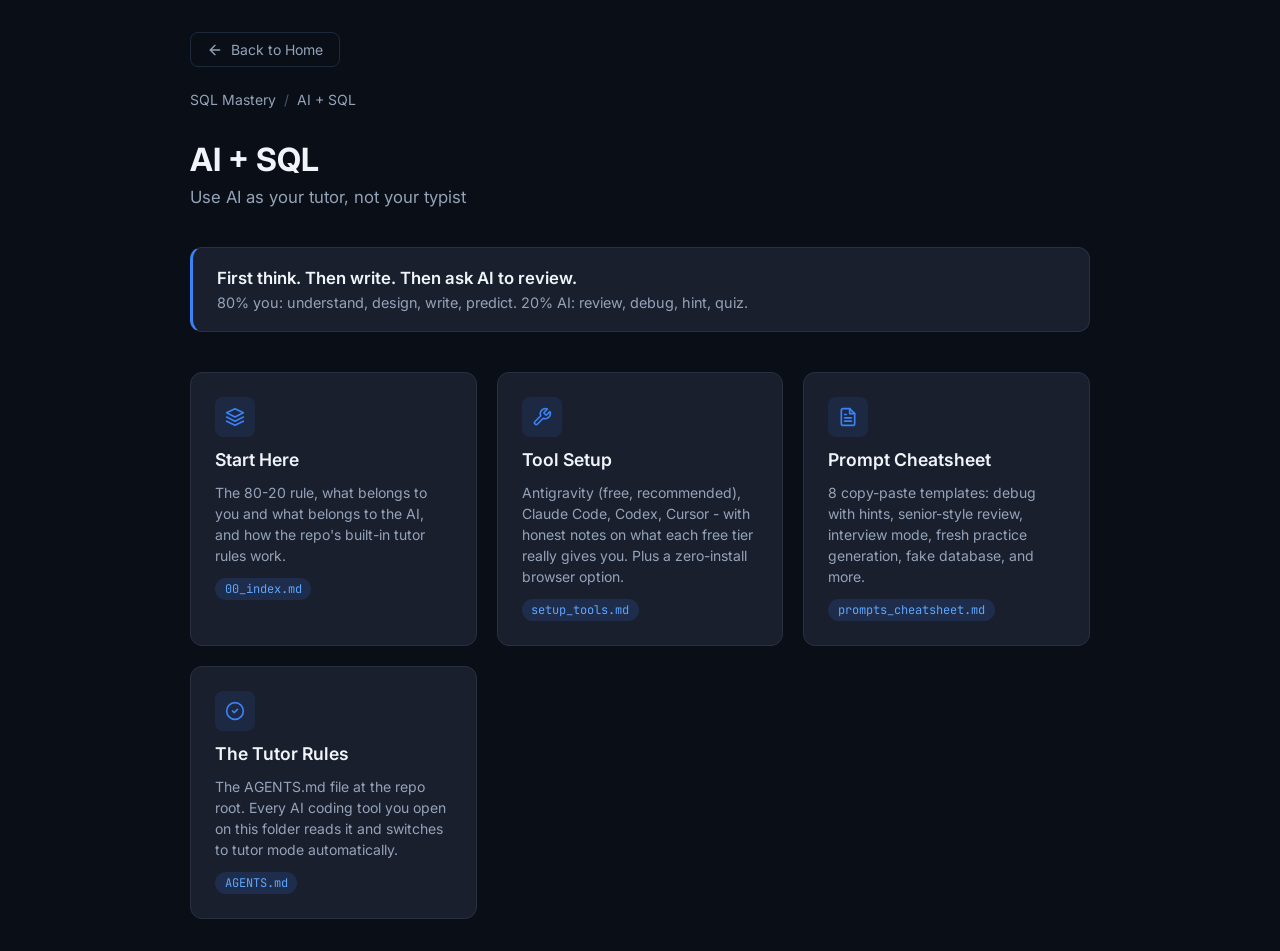
<file: ai/index.html>
<!DOCTYPE html>
<html lang="en">
<head>
    <meta charset="UTF-8">
    <meta name="viewport" content="width=device-width, initial-scale=1.0">
    <title>AI + SQL - SQL Mastery</title>
    <link rel="preconnect" href="https://fonts.googleapis.com">
    <link rel="preconnect" href="https://fonts.gstatic.com" crossorigin>
    <link href="https://fonts.googleapis.com/css2?family=Inter:wght@400;500;600;700&family=JetBrains+Mono:wght@400;500&display=swap" rel="stylesheet">
    <style>
        *, *::before, *::after { box-sizing: border-box; margin: 0; padding: 0; }
        body { background: #0a0e17; color: #f1f5f9; font-family: 'Inter', sans-serif; min-height: 100vh; padding: 2rem; }
        code, .mono { font-family: 'JetBrains Mono', monospace; }
        a { color: #3b82f6; text-decoration: none; transition: color 0.2s; }
        a:hover { color: #60a5fa; }
        .container { max-width: 900px; margin: 0 auto; }
        .breadcrumb { font-size: 0.875rem; color: #94a3b8; margin-bottom: 2rem; display: flex; align-items: center; gap: 0.5rem; flex-wrap: wrap; }
        .breadcrumb a { color: #94a3b8; }
        .breadcrumb a:hover { color: #3b82f6; }
        .breadcrumb .sep { color: #475569; }
        .back-link { display: inline-flex; align-items: center; gap: 0.5rem; color: #94a3b8; font-size: 0.875rem; margin-bottom: 1.5rem; padding: 0.5rem 1rem; border-radius: 0.5rem; border: 1px solid #1e293b; transition: all 0.2s; }
        .back-link:hover { color: #3b82f6; border-color: #3b82f6; background: rgba(59,130,246,0.05); }
        .back-link svg { width: 16px; height: 16px; }
        .page-header { margin-bottom: 2.5rem; }
        .page-header h1 { font-size: 2rem; font-weight: 700; margin-bottom: 0.5rem; }
        .page-header p { color: #94a3b8; font-size: 1.05rem; }
        .motto { background: #1a1f2e; border: 1px solid #2a3040; border-left: 3px solid #3b82f6; border-radius: 0.75rem; padding: 1.25rem 1.5rem; margin-bottom: 2.5rem; }
        .motto p { color: #f1f5f9; font-size: 1.05rem; font-weight: 600; }
        .motto span { color: #94a3b8; font-weight: 400; font-size: 0.9rem; display: block; margin-top: 0.35rem; }
        .cards { display: grid; grid-template-columns: repeat(auto-fill, minmax(280px, 1fr)); gap: 1.25rem; }
        .card { background: #1a1f2e; border: 1px solid #2a3040; border-radius: 0.75rem; padding: 1.5rem; transition: all 0.25s ease; display: flex; flex-direction: column; gap: 0.75rem; }
        .card:hover { border-color: #3b82f6; transform: translateY(-2px); box-shadow: 0 4px 20px rgba(59,130,246,0.1); }
        .card-icon { width: 40px; height: 40px; border-radius: 0.5rem; display: flex; align-items: center; justify-content: center; background: rgba(59,130,246,0.1); }
        .card-icon svg { width: 20px; height: 20px; color: #3b82f6; }
        .card h3 { font-size: 1.1rem; font-weight: 600; }
        .card h3 a { color: #f1f5f9; }
        .card h3 a:hover { color: #3b82f6; }
        .card p { color: #94a3b8; font-size: 0.875rem; line-height: 1.5; }
        .tag { display: inline-block; font-size: 0.75rem; padding: 0.2rem 0.6rem; border-radius: 9999px; background: rgba(59,130,246,0.15); color: #60a5fa; font-family: 'JetBrains Mono', monospace; align-self: flex-start; }
        @media (max-width: 640px) {
            body { padding: 1rem; }
            .page-header h1 { font-size: 1.5rem; }
            .cards { grid-template-columns: 1fr; }
        }
    </style>
</head>
<body>
    <div class="container">
        <a href="../" class="back-link">
            <svg viewBox="0 0 24 24" fill="none" stroke="currentColor" stroke-width="2" stroke-linecap="round" stroke-linejoin="round"><path d="M19 12H5"/><path d="M12 19l-7-7 7-7"/></svg>
            Back to Home
        </a>
        <nav class="breadcrumb">
            <a href="../">SQL Mastery</a>
            <span class="sep">/</span>
            <span>AI + SQL</span>
        </nav>
        <div class="page-header">
            <h1>AI + SQL</h1>
            <p>Use AI as your tutor, not your typist</p>
        </div>
        <div class="motto">
            <p>First think. Then write. Then ask AI to review.</p>
            <span>80% you: understand, design, write, predict. 20% AI: review, debug, hint, quiz.</span>
        </div>
        <div class="cards">
            <div class="card">
                <div class="card-icon">
                    <svg viewBox="0 0 24 24" fill="none" stroke="currentColor" stroke-width="2" stroke-linecap="round" stroke-linejoin="round"><path d="M12 2L2 7l10 5 10-5-10-5z"/><path d="M2 17l10 5 10-5"/><path d="M2 12l10 5 10-5"/></svg>
                </div>
                <h3><a href="./00_index.md">Start Here</a></h3>
                <p>The 80-20 rule, what belongs to you and what belongs to the AI, and how the repo's built-in tutor rules work.</p>
                <span class="tag">00_index.md</span>
            </div>
            <div class="card">
                <div class="card-icon">
                    <svg viewBox="0 0 24 24" fill="none" stroke="currentColor" stroke-width="2" stroke-linecap="round" stroke-linejoin="round"><path d="M14.7 6.3a1 1 0 0 0 0 1.4l1.6 1.6a1 1 0 0 0 1.4 0l3.77-3.77a6 6 0 0 1-7.94 7.94l-6.91 6.91a2.12 2.12 0 0 1-3-3l6.91-6.91a6 6 0 0 1 7.94-7.94l-3.76 3.76z"/></svg>
                </div>
                <h3><a href="./setup_tools.md">Tool Setup</a></h3>
                <p>Antigravity (free, recommended), Claude Code, Codex, Cursor - with honest notes on what each free tier really gives you. Plus a zero-install browser option.</p>
                <span class="tag">setup_tools.md</span>
            </div>
            <div class="card">
                <div class="card-icon">
                    <svg viewBox="0 0 24 24" fill="none" stroke="currentColor" stroke-width="2" stroke-linecap="round" stroke-linejoin="round"><path d="M14 2H6a2 2 0 0 0-2 2v16a2 2 0 0 0 2 2h12a2 2 0 0 0 2-2V8z"/><polyline points="14 2 14 8 20 8"/><line x1="16" y1="13" x2="8" y2="13"/><line x1="16" y1="17" x2="8" y2="17"/><polyline points="10 9 9 9 8 9"/></svg>
                </div>
                <h3><a href="./prompts_cheatsheet.md">Prompt Cheatsheet</a></h3>
                <p>8 copy-paste templates: debug with hints, senior-style review, interview mode, fresh practice generation, fake database, and more.</p>
                <span class="tag">prompts_cheatsheet.md</span>
            </div>
            <div class="card">
                <div class="card-icon">
                    <svg viewBox="0 0 24 24" fill="none" stroke="currentColor" stroke-width="2" stroke-linecap="round" stroke-linejoin="round"><path d="M9 12l2 2 4-4"/><circle cx="12" cy="12" r="10"/></svg>
                </div>
                <h3><a href="../AGENTS.md">The Tutor Rules</a></h3>
                <p>The AGENTS.md file at the repo root. Every AI coding tool you open on this folder reads it and switches to tutor mode automatically.</p>
                <span class="tag">AGENTS.md</span>
            </div>
        </div>
    </div>
</body>
</html>
</file>
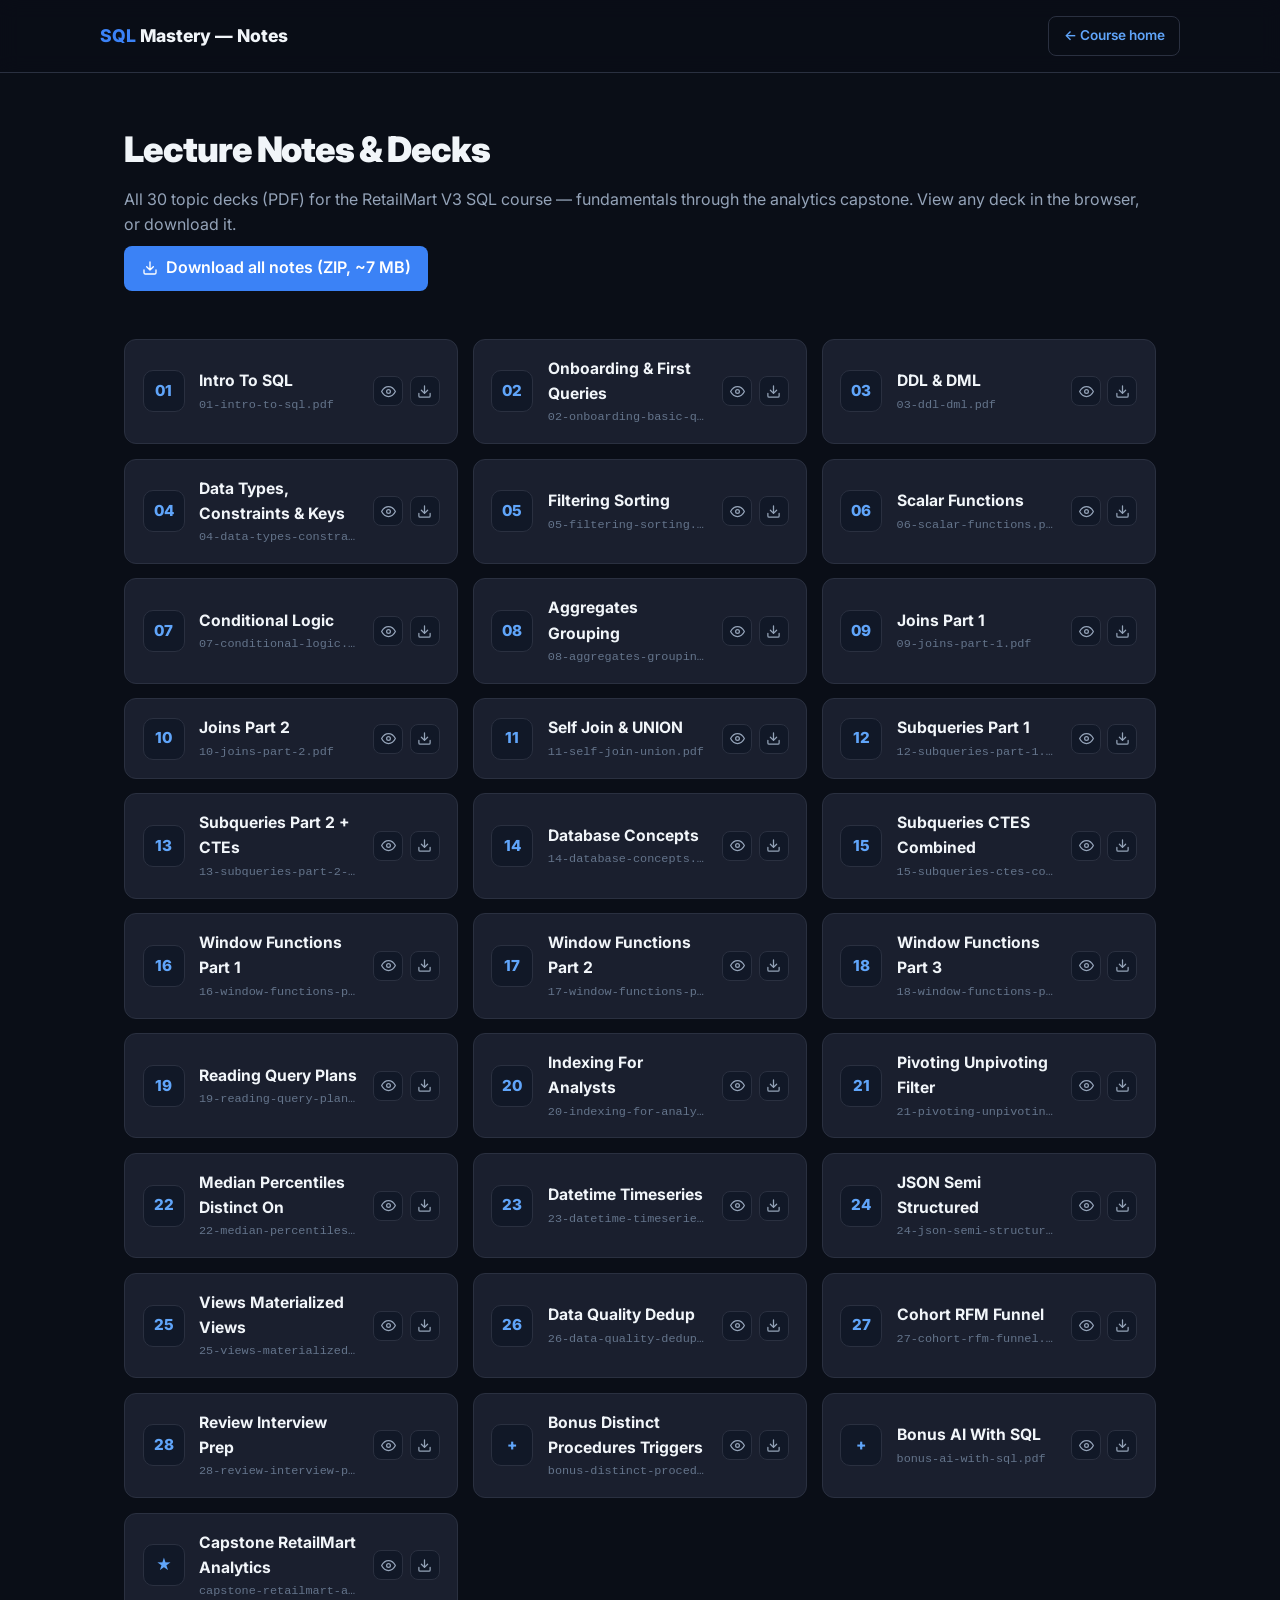
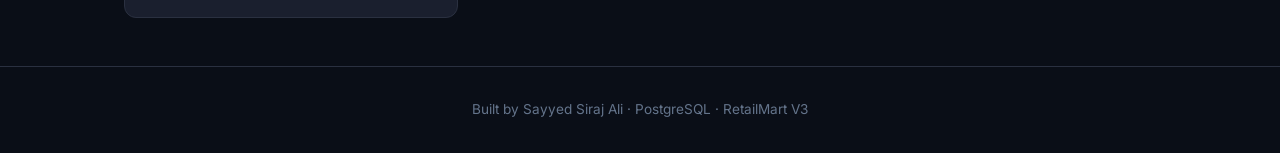
<file: notes/index.html>
<!DOCTYPE html>
<html lang="en">
<head>
<meta charset="UTF-8">
<meta name="viewport" content="width=device-width, initial-scale=1.0">
<title>Lecture Notes &amp; Decks — RetailMart V3 SQL</title>
<link rel="preconnect" href="https://fonts.googleapis.com">
<link href="https://fonts.googleapis.com/css2?family=Inter:wght@400;500;600;700;800;900&display=swap" rel="stylesheet">
<style>
*,*::before,*::after{margin:0;padding:0;box-sizing:border-box;}
:root{--bg:#0a0e17;--bg2:#111827;--card:#1a1f2e;--card-hover:#242b3d;--border:#2a3040;
--text:#f1f5f9;--text2:#94a3b8;--muted:#64748b;--accent:#3b82f6;--accent2:#60a5fa;}
body{font-family:'Inter',-apple-system,sans-serif;background:var(--bg);color:var(--text);line-height:1.6;}
a{color:inherit;text-decoration:none;}
.wrap{max-width:1080px;margin:0 auto;padding:0 1.5rem;}
header{border-bottom:1px solid var(--border);position:sticky;top:0;background:rgba(10,14,23,0.85);backdrop-filter:blur(10px);z-index:10;}
.nav{display:flex;align-items:center;justify-content:space-between;padding:1rem 0;}
.brand{font-weight:800;font-size:1.1rem;}.brand .sql{color:var(--accent);}
.back{font-size:0.85rem;font-weight:600;color:var(--accent2);border:1px solid var(--border);padding:0.5rem 0.9rem;border-radius:8px;}
.back:hover{background:var(--card-hover);border-color:var(--accent);}
.hero{padding:3rem 0 1.5rem;}
.hero h1{font-size:2.2rem;font-weight:900;letter-spacing:-0.03em;margin-bottom:0.6rem;}
.hero p{color:var(--text2);}
.dl-all{display:inline-flex;align-items:center;gap:0.5rem;background:var(--accent);color:#fff;font-weight:600;padding:0.6rem 1.1rem;border-radius:8px;margin:0.5rem 0 1.5rem;}
.dl-all:hover{background:#2563eb;} .dl-all svg{width:16px;height:16px;}
.grid{display:grid;grid-template-columns:repeat(auto-fill,minmax(300px,1fr));gap:0.9rem;padding-bottom:3rem;}
.card{display:flex;align-items:center;gap:0.9rem;background:var(--card);border:1px solid var(--border);border-radius:12px;padding:1rem 1.1rem;transition:all .15s;}
.card:hover{background:var(--card-hover);border-color:var(--accent);transform:translateY(-2px);}
.card .num{flex:none;width:42px;height:42px;display:flex;align-items:center;justify-content:center;background:var(--bg2);border:1px solid var(--border);border-radius:10px;font-weight:800;color:var(--accent2);font-size:0.95rem;}
.card-main{flex:1;min-width:0;}
.card h3{font-size:0.98rem;font-weight:700;}
.card p{font-size:0.74rem;color:var(--muted);font-family:ui-monospace,monospace;margin-top:0.15rem;overflow:hidden;text-overflow:ellipsis;white-space:nowrap;}
.card-acts{display:flex;gap:0.4rem;flex:none;}
.card-acts a{width:30px;height:30px;display:flex;align-items:center;justify-content:center;border:1px solid var(--border);border-radius:8px;color:var(--text2);background:var(--bg2);}
.card-acts a:hover{color:#fff;border-color:var(--accent);background:rgba(59,130,246,0.15);}
.card-acts svg{width:15px;height:15px;}
footer{border-top:1px solid var(--border);padding:2rem 0;text-align:center;color:var(--muted);font-size:0.85rem;}
</style>
</head>
<body>
<header><div class="wrap nav">
<div class="brand"><span class="sql">SQL</span> Mastery — Notes</div>
<a class="back" href="../">&larr; Course home</a>
</div></header>
<div class="wrap">
<div class="hero">
<h1>Lecture Notes &amp; Decks</h1>
<p>All 30 topic decks (PDF) for the RetailMart V3 SQL course — fundamentals through the analytics capstone. View any deck in the browser, or download it.</p>
<a class="dl-all" href="../downloads/notes-all.zip" download><svg viewBox="0 0 24 24" fill="none" stroke="currentColor" stroke-width="2" stroke-linecap="round" stroke-linejoin="round"><path d="M21 15v4a2 2 0 01-2 2H5a2 2 0 01-2-2v-4M7 10l5 5 5-5M12 15V3"/></svg> Download all notes (ZIP, ~7 MB)</a>
</div>
<div class="grid">
            <div class="card">
                <span class="num">01</span>
                <div class="card-main"><h3>Intro To SQL</h3><p>01-intro-to-sql.pdf</p></div>
                <div class="card-acts">
                    <a href="01-intro-to-sql.pdf" target="_blank" title="View in browser"><svg viewBox="0 0 24 24" fill="none" stroke="currentColor" stroke-width="2" stroke-linecap="round" stroke-linejoin="round"><path d="M1 12s4-8 11-8 11 8 11 8-4 8-11 8-11-8-11-8z"/><circle cx="12" cy="12" r="3"/></svg></a>
                    <a href="01-intro-to-sql.pdf" download title="Download PDF"><svg viewBox="0 0 24 24" fill="none" stroke="currentColor" stroke-width="2" stroke-linecap="round" stroke-linejoin="round"><path d="M21 15v4a2 2 0 01-2 2H5a2 2 0 01-2-2v-4M7 10l5 5 5-5M12 15V3"/></svg></a>
                </div>
            </div>
            <div class="card">
                <span class="num">02</span>
                <div class="card-main"><h3>Onboarding &amp; First Queries</h3><p>02-onboarding-basic-queries.pdf</p></div>
                <div class="card-acts">
                    <a href="02-onboarding-basic-queries.pdf" target="_blank" title="View in browser"><svg viewBox="0 0 24 24" fill="none" stroke="currentColor" stroke-width="2" stroke-linecap="round" stroke-linejoin="round"><path d="M1 12s4-8 11-8 11 8 11 8-4 8-11 8-11-8-11-8z"/><circle cx="12" cy="12" r="3"/></svg></a>
                    <a href="02-onboarding-basic-queries.pdf" download title="Download PDF"><svg viewBox="0 0 24 24" fill="none" stroke="currentColor" stroke-width="2" stroke-linecap="round" stroke-linejoin="round"><path d="M21 15v4a2 2 0 01-2 2H5a2 2 0 01-2-2v-4M7 10l5 5 5-5M12 15V3"/></svg></a>
                </div>
            </div>
            <div class="card">
                <span class="num">03</span>
                <div class="card-main"><h3>DDL &amp; DML</h3><p>03-ddl-dml.pdf</p></div>
                <div class="card-acts">
                    <a href="03-ddl-dml.pdf" target="_blank" title="View in browser"><svg viewBox="0 0 24 24" fill="none" stroke="currentColor" stroke-width="2" stroke-linecap="round" stroke-linejoin="round"><path d="M1 12s4-8 11-8 11 8 11 8-4 8-11 8-11-8-11-8z"/><circle cx="12" cy="12" r="3"/></svg></a>
                    <a href="03-ddl-dml.pdf" download title="Download PDF"><svg viewBox="0 0 24 24" fill="none" stroke="currentColor" stroke-width="2" stroke-linecap="round" stroke-linejoin="round"><path d="M21 15v4a2 2 0 01-2 2H5a2 2 0 01-2-2v-4M7 10l5 5 5-5M12 15V3"/></svg></a>
                </div>
            </div>
            <div class="card">
                <span class="num">04</span>
                <div class="card-main"><h3>Data Types, Constraints &amp; Keys</h3><p>04-data-types-constraints.pdf</p></div>
                <div class="card-acts">
                    <a href="04-data-types-constraints.pdf" target="_blank" title="View in browser"><svg viewBox="0 0 24 24" fill="none" stroke="currentColor" stroke-width="2" stroke-linecap="round" stroke-linejoin="round"><path d="M1 12s4-8 11-8 11 8 11 8-4 8-11 8-11-8-11-8z"/><circle cx="12" cy="12" r="3"/></svg></a>
                    <a href="04-data-types-constraints.pdf" download title="Download PDF"><svg viewBox="0 0 24 24" fill="none" stroke="currentColor" stroke-width="2" stroke-linecap="round" stroke-linejoin="round"><path d="M21 15v4a2 2 0 01-2 2H5a2 2 0 01-2-2v-4M7 10l5 5 5-5M12 15V3"/></svg></a>
                </div>
            </div>
            <div class="card">
                <span class="num">05</span>
                <div class="card-main"><h3>Filtering Sorting</h3><p>05-filtering-sorting.pdf</p></div>
                <div class="card-acts">
                    <a href="05-filtering-sorting.pdf" target="_blank" title="View in browser"><svg viewBox="0 0 24 24" fill="none" stroke="currentColor" stroke-width="2" stroke-linecap="round" stroke-linejoin="round"><path d="M1 12s4-8 11-8 11 8 11 8-4 8-11 8-11-8-11-8z"/><circle cx="12" cy="12" r="3"/></svg></a>
                    <a href="05-filtering-sorting.pdf" download title="Download PDF"><svg viewBox="0 0 24 24" fill="none" stroke="currentColor" stroke-width="2" stroke-linecap="round" stroke-linejoin="round"><path d="M21 15v4a2 2 0 01-2 2H5a2 2 0 01-2-2v-4M7 10l5 5 5-5M12 15V3"/></svg></a>
                </div>
            </div>
            <div class="card">
                <span class="num">06</span>
                <div class="card-main"><h3>Scalar Functions</h3><p>06-scalar-functions.pdf</p></div>
                <div class="card-acts">
                    <a href="06-scalar-functions.pdf" target="_blank" title="View in browser"><svg viewBox="0 0 24 24" fill="none" stroke="currentColor" stroke-width="2" stroke-linecap="round" stroke-linejoin="round"><path d="M1 12s4-8 11-8 11 8 11 8-4 8-11 8-11-8-11-8z"/><circle cx="12" cy="12" r="3"/></svg></a>
                    <a href="06-scalar-functions.pdf" download title="Download PDF"><svg viewBox="0 0 24 24" fill="none" stroke="currentColor" stroke-width="2" stroke-linecap="round" stroke-linejoin="round"><path d="M21 15v4a2 2 0 01-2 2H5a2 2 0 01-2-2v-4M7 10l5 5 5-5M12 15V3"/></svg></a>
                </div>
            </div>
            <div class="card">
                <span class="num">07</span>
                <div class="card-main"><h3>Conditional Logic</h3><p>07-conditional-logic.pdf</p></div>
                <div class="card-acts">
                    <a href="07-conditional-logic.pdf" target="_blank" title="View in browser"><svg viewBox="0 0 24 24" fill="none" stroke="currentColor" stroke-width="2" stroke-linecap="round" stroke-linejoin="round"><path d="M1 12s4-8 11-8 11 8 11 8-4 8-11 8-11-8-11-8z"/><circle cx="12" cy="12" r="3"/></svg></a>
                    <a href="07-conditional-logic.pdf" download title="Download PDF"><svg viewBox="0 0 24 24" fill="none" stroke="currentColor" stroke-width="2" stroke-linecap="round" stroke-linejoin="round"><path d="M21 15v4a2 2 0 01-2 2H5a2 2 0 01-2-2v-4M7 10l5 5 5-5M12 15V3"/></svg></a>
                </div>
            </div>
            <div class="card">
                <span class="num">08</span>
                <div class="card-main"><h3>Aggregates Grouping</h3><p>08-aggregates-grouping.pdf</p></div>
                <div class="card-acts">
                    <a href="08-aggregates-grouping.pdf" target="_blank" title="View in browser"><svg viewBox="0 0 24 24" fill="none" stroke="currentColor" stroke-width="2" stroke-linecap="round" stroke-linejoin="round"><path d="M1 12s4-8 11-8 11 8 11 8-4 8-11 8-11-8-11-8z"/><circle cx="12" cy="12" r="3"/></svg></a>
                    <a href="08-aggregates-grouping.pdf" download title="Download PDF"><svg viewBox="0 0 24 24" fill="none" stroke="currentColor" stroke-width="2" stroke-linecap="round" stroke-linejoin="round"><path d="M21 15v4a2 2 0 01-2 2H5a2 2 0 01-2-2v-4M7 10l5 5 5-5M12 15V3"/></svg></a>
                </div>
            </div>
            <div class="card">
                <span class="num">09</span>
                <div class="card-main"><h3>Joins Part 1</h3><p>09-joins-part-1.pdf</p></div>
                <div class="card-acts">
                    <a href="09-joins-part-1.pdf" target="_blank" title="View in browser"><svg viewBox="0 0 24 24" fill="none" stroke="currentColor" stroke-width="2" stroke-linecap="round" stroke-linejoin="round"><path d="M1 12s4-8 11-8 11 8 11 8-4 8-11 8-11-8-11-8z"/><circle cx="12" cy="12" r="3"/></svg></a>
                    <a href="09-joins-part-1.pdf" download title="Download PDF"><svg viewBox="0 0 24 24" fill="none" stroke="currentColor" stroke-width="2" stroke-linecap="round" stroke-linejoin="round"><path d="M21 15v4a2 2 0 01-2 2H5a2 2 0 01-2-2v-4M7 10l5 5 5-5M12 15V3"/></svg></a>
                </div>
            </div>
            <div class="card">
                <span class="num">10</span>
                <div class="card-main"><h3>Joins Part 2</h3><p>10-joins-part-2.pdf</p></div>
                <div class="card-acts">
                    <a href="10-joins-part-2.pdf" target="_blank" title="View in browser"><svg viewBox="0 0 24 24" fill="none" stroke="currentColor" stroke-width="2" stroke-linecap="round" stroke-linejoin="round"><path d="M1 12s4-8 11-8 11 8 11 8-4 8-11 8-11-8-11-8z"/><circle cx="12" cy="12" r="3"/></svg></a>
                    <a href="10-joins-part-2.pdf" download title="Download PDF"><svg viewBox="0 0 24 24" fill="none" stroke="currentColor" stroke-width="2" stroke-linecap="round" stroke-linejoin="round"><path d="M21 15v4a2 2 0 01-2 2H5a2 2 0 01-2-2v-4M7 10l5 5 5-5M12 15V3"/></svg></a>
                </div>
            </div>
            <div class="card">
                <span class="num">11</span>
                <div class="card-main"><h3>Self Join &amp; UNION</h3><p>11-self-join-union.pdf</p></div>
                <div class="card-acts">
                    <a href="11-self-join-union.pdf" target="_blank" title="View in browser"><svg viewBox="0 0 24 24" fill="none" stroke="currentColor" stroke-width="2" stroke-linecap="round" stroke-linejoin="round"><path d="M1 12s4-8 11-8 11 8 11 8-4 8-11 8-11-8-11-8z"/><circle cx="12" cy="12" r="3"/></svg></a>
                    <a href="11-self-join-union.pdf" download title="Download PDF"><svg viewBox="0 0 24 24" fill="none" stroke="currentColor" stroke-width="2" stroke-linecap="round" stroke-linejoin="round"><path d="M21 15v4a2 2 0 01-2 2H5a2 2 0 01-2-2v-4M7 10l5 5 5-5M12 15V3"/></svg></a>
                </div>
            </div>
            <div class="card">
                <span class="num">12</span>
                <div class="card-main"><h3>Subqueries Part 1</h3><p>12-subqueries-part-1.pdf</p></div>
                <div class="card-acts">
                    <a href="12-subqueries-part-1.pdf" target="_blank" title="View in browser"><svg viewBox="0 0 24 24" fill="none" stroke="currentColor" stroke-width="2" stroke-linecap="round" stroke-linejoin="round"><path d="M1 12s4-8 11-8 11 8 11 8-4 8-11 8-11-8-11-8z"/><circle cx="12" cy="12" r="3"/></svg></a>
                    <a href="12-subqueries-part-1.pdf" download title="Download PDF"><svg viewBox="0 0 24 24" fill="none" stroke="currentColor" stroke-width="2" stroke-linecap="round" stroke-linejoin="round"><path d="M21 15v4a2 2 0 01-2 2H5a2 2 0 01-2-2v-4M7 10l5 5 5-5M12 15V3"/></svg></a>
                </div>
            </div>
            <div class="card">
                <span class="num">13</span>
                <div class="card-main"><h3>Subqueries Part 2 + CTEs</h3><p>13-subqueries-part-2-ctes.pdf</p></div>
                <div class="card-acts">
                    <a href="13-subqueries-part-2-ctes.pdf" target="_blank" title="View in browser"><svg viewBox="0 0 24 24" fill="none" stroke="currentColor" stroke-width="2" stroke-linecap="round" stroke-linejoin="round"><path d="M1 12s4-8 11-8 11 8 11 8-4 8-11 8-11-8-11-8z"/><circle cx="12" cy="12" r="3"/></svg></a>
                    <a href="13-subqueries-part-2-ctes.pdf" download title="Download PDF"><svg viewBox="0 0 24 24" fill="none" stroke="currentColor" stroke-width="2" stroke-linecap="round" stroke-linejoin="round"><path d="M21 15v4a2 2 0 01-2 2H5a2 2 0 01-2-2v-4M7 10l5 5 5-5M12 15V3"/></svg></a>
                </div>
            </div>
            <div class="card">
                <span class="num">14</span>
                <div class="card-main"><h3>Database Concepts</h3><p>14-database-concepts.pdf</p></div>
                <div class="card-acts">
                    <a href="14-database-concepts.pdf" target="_blank" title="View in browser"><svg viewBox="0 0 24 24" fill="none" stroke="currentColor" stroke-width="2" stroke-linecap="round" stroke-linejoin="round"><path d="M1 12s4-8 11-8 11 8 11 8-4 8-11 8-11-8-11-8z"/><circle cx="12" cy="12" r="3"/></svg></a>
                    <a href="14-database-concepts.pdf" download title="Download PDF"><svg viewBox="0 0 24 24" fill="none" stroke="currentColor" stroke-width="2" stroke-linecap="round" stroke-linejoin="round"><path d="M21 15v4a2 2 0 01-2 2H5a2 2 0 01-2-2v-4M7 10l5 5 5-5M12 15V3"/></svg></a>
                </div>
            </div>
            <div class="card">
                <span class="num">15</span>
                <div class="card-main"><h3>Subqueries CTES Combined</h3><p>15-subqueries-ctes-combined.pdf</p></div>
                <div class="card-acts">
                    <a href="15-subqueries-ctes-combined.pdf" target="_blank" title="View in browser"><svg viewBox="0 0 24 24" fill="none" stroke="currentColor" stroke-width="2" stroke-linecap="round" stroke-linejoin="round"><path d="M1 12s4-8 11-8 11 8 11 8-4 8-11 8-11-8-11-8z"/><circle cx="12" cy="12" r="3"/></svg></a>
                    <a href="15-subqueries-ctes-combined.pdf" download title="Download PDF"><svg viewBox="0 0 24 24" fill="none" stroke="currentColor" stroke-width="2" stroke-linecap="round" stroke-linejoin="round"><path d="M21 15v4a2 2 0 01-2 2H5a2 2 0 01-2-2v-4M7 10l5 5 5-5M12 15V3"/></svg></a>
                </div>
            </div>
            <div class="card">
                <span class="num">16</span>
                <div class="card-main"><h3>Window Functions Part 1</h3><p>16-window-functions-part-1.pdf</p></div>
                <div class="card-acts">
                    <a href="16-window-functions-part-1.pdf" target="_blank" title="View in browser"><svg viewBox="0 0 24 24" fill="none" stroke="currentColor" stroke-width="2" stroke-linecap="round" stroke-linejoin="round"><path d="M1 12s4-8 11-8 11 8 11 8-4 8-11 8-11-8-11-8z"/><circle cx="12" cy="12" r="3"/></svg></a>
                    <a href="16-window-functions-part-1.pdf" download title="Download PDF"><svg viewBox="0 0 24 24" fill="none" stroke="currentColor" stroke-width="2" stroke-linecap="round" stroke-linejoin="round"><path d="M21 15v4a2 2 0 01-2 2H5a2 2 0 01-2-2v-4M7 10l5 5 5-5M12 15V3"/></svg></a>
                </div>
            </div>
            <div class="card">
                <span class="num">17</span>
                <div class="card-main"><h3>Window Functions Part 2</h3><p>17-window-functions-part-2.pdf</p></div>
                <div class="card-acts">
                    <a href="17-window-functions-part-2.pdf" target="_blank" title="View in browser"><svg viewBox="0 0 24 24" fill="none" stroke="currentColor" stroke-width="2" stroke-linecap="round" stroke-linejoin="round"><path d="M1 12s4-8 11-8 11 8 11 8-4 8-11 8-11-8-11-8z"/><circle cx="12" cy="12" r="3"/></svg></a>
                    <a href="17-window-functions-part-2.pdf" download title="Download PDF"><svg viewBox="0 0 24 24" fill="none" stroke="currentColor" stroke-width="2" stroke-linecap="round" stroke-linejoin="round"><path d="M21 15v4a2 2 0 01-2 2H5a2 2 0 01-2-2v-4M7 10l5 5 5-5M12 15V3"/></svg></a>
                </div>
            </div>
            <div class="card">
                <span class="num">18</span>
                <div class="card-main"><h3>Window Functions Part 3</h3><p>18-window-functions-part-3.pdf</p></div>
                <div class="card-acts">
                    <a href="18-window-functions-part-3.pdf" target="_blank" title="View in browser"><svg viewBox="0 0 24 24" fill="none" stroke="currentColor" stroke-width="2" stroke-linecap="round" stroke-linejoin="round"><path d="M1 12s4-8 11-8 11 8 11 8-4 8-11 8-11-8-11-8z"/><circle cx="12" cy="12" r="3"/></svg></a>
                    <a href="18-window-functions-part-3.pdf" download title="Download PDF"><svg viewBox="0 0 24 24" fill="none" stroke="currentColor" stroke-width="2" stroke-linecap="round" stroke-linejoin="round"><path d="M21 15v4a2 2 0 01-2 2H5a2 2 0 01-2-2v-4M7 10l5 5 5-5M12 15V3"/></svg></a>
                </div>
            </div>
            <div class="card">
                <span class="num">19</span>
                <div class="card-main"><h3>Reading Query Plans</h3><p>19-reading-query-plans.pdf</p></div>
                <div class="card-acts">
                    <a href="19-reading-query-plans.pdf" target="_blank" title="View in browser"><svg viewBox="0 0 24 24" fill="none" stroke="currentColor" stroke-width="2" stroke-linecap="round" stroke-linejoin="round"><path d="M1 12s4-8 11-8 11 8 11 8-4 8-11 8-11-8-11-8z"/><circle cx="12" cy="12" r="3"/></svg></a>
                    <a href="19-reading-query-plans.pdf" download title="Download PDF"><svg viewBox="0 0 24 24" fill="none" stroke="currentColor" stroke-width="2" stroke-linecap="round" stroke-linejoin="round"><path d="M21 15v4a2 2 0 01-2 2H5a2 2 0 01-2-2v-4M7 10l5 5 5-5M12 15V3"/></svg></a>
                </div>
            </div>
            <div class="card">
                <span class="num">20</span>
                <div class="card-main"><h3>Indexing For Analysts</h3><p>20-indexing-for-analysts.pdf</p></div>
                <div class="card-acts">
                    <a href="20-indexing-for-analysts.pdf" target="_blank" title="View in browser"><svg viewBox="0 0 24 24" fill="none" stroke="currentColor" stroke-width="2" stroke-linecap="round" stroke-linejoin="round"><path d="M1 12s4-8 11-8 11 8 11 8-4 8-11 8-11-8-11-8z"/><circle cx="12" cy="12" r="3"/></svg></a>
                    <a href="20-indexing-for-analysts.pdf" download title="Download PDF"><svg viewBox="0 0 24 24" fill="none" stroke="currentColor" stroke-width="2" stroke-linecap="round" stroke-linejoin="round"><path d="M21 15v4a2 2 0 01-2 2H5a2 2 0 01-2-2v-4M7 10l5 5 5-5M12 15V3"/></svg></a>
                </div>
            </div>
            <div class="card">
                <span class="num">21</span>
                <div class="card-main"><h3>Pivoting Unpivoting Filter</h3><p>21-pivoting-unpivoting-filter.pdf</p></div>
                <div class="card-acts">
                    <a href="21-pivoting-unpivoting-filter.pdf" target="_blank" title="View in browser"><svg viewBox="0 0 24 24" fill="none" stroke="currentColor" stroke-width="2" stroke-linecap="round" stroke-linejoin="round"><path d="M1 12s4-8 11-8 11 8 11 8-4 8-11 8-11-8-11-8z"/><circle cx="12" cy="12" r="3"/></svg></a>
                    <a href="21-pivoting-unpivoting-filter.pdf" download title="Download PDF"><svg viewBox="0 0 24 24" fill="none" stroke="currentColor" stroke-width="2" stroke-linecap="round" stroke-linejoin="round"><path d="M21 15v4a2 2 0 01-2 2H5a2 2 0 01-2-2v-4M7 10l5 5 5-5M12 15V3"/></svg></a>
                </div>
            </div>
            <div class="card">
                <span class="num">22</span>
                <div class="card-main"><h3>Median Percentiles Distinct On</h3><p>22-median-percentiles-distinct-on.pdf</p></div>
                <div class="card-acts">
                    <a href="22-median-percentiles-distinct-on.pdf" target="_blank" title="View in browser"><svg viewBox="0 0 24 24" fill="none" stroke="currentColor" stroke-width="2" stroke-linecap="round" stroke-linejoin="round"><path d="M1 12s4-8 11-8 11 8 11 8-4 8-11 8-11-8-11-8z"/><circle cx="12" cy="12" r="3"/></svg></a>
                    <a href="22-median-percentiles-distinct-on.pdf" download title="Download PDF"><svg viewBox="0 0 24 24" fill="none" stroke="currentColor" stroke-width="2" stroke-linecap="round" stroke-linejoin="round"><path d="M21 15v4a2 2 0 01-2 2H5a2 2 0 01-2-2v-4M7 10l5 5 5-5M12 15V3"/></svg></a>
                </div>
            </div>
            <div class="card">
                <span class="num">23</span>
                <div class="card-main"><h3>Datetime Timeseries</h3><p>23-datetime-timeseries.pdf</p></div>
                <div class="card-acts">
                    <a href="23-datetime-timeseries.pdf" target="_blank" title="View in browser"><svg viewBox="0 0 24 24" fill="none" stroke="currentColor" stroke-width="2" stroke-linecap="round" stroke-linejoin="round"><path d="M1 12s4-8 11-8 11 8 11 8-4 8-11 8-11-8-11-8z"/><circle cx="12" cy="12" r="3"/></svg></a>
                    <a href="23-datetime-timeseries.pdf" download title="Download PDF"><svg viewBox="0 0 24 24" fill="none" stroke="currentColor" stroke-width="2" stroke-linecap="round" stroke-linejoin="round"><path d="M21 15v4a2 2 0 01-2 2H5a2 2 0 01-2-2v-4M7 10l5 5 5-5M12 15V3"/></svg></a>
                </div>
            </div>
            <div class="card">
                <span class="num">24</span>
                <div class="card-main"><h3>JSON Semi Structured</h3><p>24-json-semi-structured.pdf</p></div>
                <div class="card-acts">
                    <a href="24-json-semi-structured.pdf" target="_blank" title="View in browser"><svg viewBox="0 0 24 24" fill="none" stroke="currentColor" stroke-width="2" stroke-linecap="round" stroke-linejoin="round"><path d="M1 12s4-8 11-8 11 8 11 8-4 8-11 8-11-8-11-8z"/><circle cx="12" cy="12" r="3"/></svg></a>
                    <a href="24-json-semi-structured.pdf" download title="Download PDF"><svg viewBox="0 0 24 24" fill="none" stroke="currentColor" stroke-width="2" stroke-linecap="round" stroke-linejoin="round"><path d="M21 15v4a2 2 0 01-2 2H5a2 2 0 01-2-2v-4M7 10l5 5 5-5M12 15V3"/></svg></a>
                </div>
            </div>
            <div class="card">
                <span class="num">25</span>
                <div class="card-main"><h3>Views Materialized Views</h3><p>25-views-materialized-views.pdf</p></div>
                <div class="card-acts">
                    <a href="25-views-materialized-views.pdf" target="_blank" title="View in browser"><svg viewBox="0 0 24 24" fill="none" stroke="currentColor" stroke-width="2" stroke-linecap="round" stroke-linejoin="round"><path d="M1 12s4-8 11-8 11 8 11 8-4 8-11 8-11-8-11-8z"/><circle cx="12" cy="12" r="3"/></svg></a>
                    <a href="25-views-materialized-views.pdf" download title="Download PDF"><svg viewBox="0 0 24 24" fill="none" stroke="currentColor" stroke-width="2" stroke-linecap="round" stroke-linejoin="round"><path d="M21 15v4a2 2 0 01-2 2H5a2 2 0 01-2-2v-4M7 10l5 5 5-5M12 15V3"/></svg></a>
                </div>
            </div>
            <div class="card">
                <span class="num">26</span>
                <div class="card-main"><h3>Data Quality Dedup</h3><p>26-data-quality-dedup.pdf</p></div>
                <div class="card-acts">
                    <a href="26-data-quality-dedup.pdf" target="_blank" title="View in browser"><svg viewBox="0 0 24 24" fill="none" stroke="currentColor" stroke-width="2" stroke-linecap="round" stroke-linejoin="round"><path d="M1 12s4-8 11-8 11 8 11 8-4 8-11 8-11-8-11-8z"/><circle cx="12" cy="12" r="3"/></svg></a>
                    <a href="26-data-quality-dedup.pdf" download title="Download PDF"><svg viewBox="0 0 24 24" fill="none" stroke="currentColor" stroke-width="2" stroke-linecap="round" stroke-linejoin="round"><path d="M21 15v4a2 2 0 01-2 2H5a2 2 0 01-2-2v-4M7 10l5 5 5-5M12 15V3"/></svg></a>
                </div>
            </div>
            <div class="card">
                <span class="num">27</span>
                <div class="card-main"><h3>Cohort RFM Funnel</h3><p>27-cohort-rfm-funnel.pdf</p></div>
                <div class="card-acts">
                    <a href="27-cohort-rfm-funnel.pdf" target="_blank" title="View in browser"><svg viewBox="0 0 24 24" fill="none" stroke="currentColor" stroke-width="2" stroke-linecap="round" stroke-linejoin="round"><path d="M1 12s4-8 11-8 11 8 11 8-4 8-11 8-11-8-11-8z"/><circle cx="12" cy="12" r="3"/></svg></a>
                    <a href="27-cohort-rfm-funnel.pdf" download title="Download PDF"><svg viewBox="0 0 24 24" fill="none" stroke="currentColor" stroke-width="2" stroke-linecap="round" stroke-linejoin="round"><path d="M21 15v4a2 2 0 01-2 2H5a2 2 0 01-2-2v-4M7 10l5 5 5-5M12 15V3"/></svg></a>
                </div>
            </div>
            <div class="card">
                <span class="num">28</span>
                <div class="card-main"><h3>Review Interview Prep</h3><p>28-review-interview-prep.pdf</p></div>
                <div class="card-acts">
                    <a href="28-review-interview-prep.pdf" target="_blank" title="View in browser"><svg viewBox="0 0 24 24" fill="none" stroke="currentColor" stroke-width="2" stroke-linecap="round" stroke-linejoin="round"><path d="M1 12s4-8 11-8 11 8 11 8-4 8-11 8-11-8-11-8z"/><circle cx="12" cy="12" r="3"/></svg></a>
                    <a href="28-review-interview-prep.pdf" download title="Download PDF"><svg viewBox="0 0 24 24" fill="none" stroke="currentColor" stroke-width="2" stroke-linecap="round" stroke-linejoin="round"><path d="M21 15v4a2 2 0 01-2 2H5a2 2 0 01-2-2v-4M7 10l5 5 5-5M12 15V3"/></svg></a>
                </div>
            </div>
            <div class="card">
                <span class="num">&#43;</span>
                <div class="card-main"><h3>Bonus Distinct Procedures Triggers</h3><p>bonus-distinct-procedures-triggers.pdf</p></div>
                <div class="card-acts">
                    <a href="bonus-distinct-procedures-triggers.pdf" target="_blank" title="View in browser"><svg viewBox="0 0 24 24" fill="none" stroke="currentColor" stroke-width="2" stroke-linecap="round" stroke-linejoin="round"><path d="M1 12s4-8 11-8 11 8 11 8-4 8-11 8-11-8-11-8z"/><circle cx="12" cy="12" r="3"/></svg></a>
                    <a href="bonus-distinct-procedures-triggers.pdf" download title="Download PDF"><svg viewBox="0 0 24 24" fill="none" stroke="currentColor" stroke-width="2" stroke-linecap="round" stroke-linejoin="round"><path d="M21 15v4a2 2 0 01-2 2H5a2 2 0 01-2-2v-4M7 10l5 5 5-5M12 15V3"/></svg></a>
                </div>
            </div>
            <div class="card">
                <span class="num">&#43;</span>
                <div class="card-main"><h3>Bonus AI With SQL</h3><p>bonus-ai-with-sql.pdf</p></div>
                <div class="card-acts">
                    <a href="bonus-ai-with-sql.pdf" target="_blank" title="View in browser"><svg viewBox="0 0 24 24" fill="none" stroke="currentColor" stroke-width="2" stroke-linecap="round" stroke-linejoin="round"><path d="M1 12s4-8 11-8 11 8 11 8-4 8-11 8-11-8-11-8z"/><circle cx="12" cy="12" r="3"/></svg></a>
                    <a href="bonus-ai-with-sql.pdf" download title="Download PDF"><svg viewBox="0 0 24 24" fill="none" stroke="currentColor" stroke-width="2" stroke-linecap="round" stroke-linejoin="round"><path d="M21 15v4a2 2 0 01-2 2H5a2 2 0 01-2-2v-4M7 10l5 5 5-5M12 15V3"/></svg></a>
                </div>
            </div>
            <div class="card">
                <span class="num">&#9733;</span>
                <div class="card-main"><h3>Capstone RetailMart Analytics</h3><p>capstone-retailmart-analytics.pdf</p></div>
                <div class="card-acts">
                    <a href="capstone-retailmart-analytics.pdf" target="_blank" title="View in browser"><svg viewBox="0 0 24 24" fill="none" stroke="currentColor" stroke-width="2" stroke-linecap="round" stroke-linejoin="round"><path d="M1 12s4-8 11-8 11 8 11 8-4 8-11 8-11-8-11-8z"/><circle cx="12" cy="12" r="3"/></svg></a>
                    <a href="capstone-retailmart-analytics.pdf" download title="Download PDF"><svg viewBox="0 0 24 24" fill="none" stroke="currentColor" stroke-width="2" stroke-linecap="round" stroke-linejoin="round"><path d="M21 15v4a2 2 0 01-2 2H5a2 2 0 01-2-2v-4M7 10l5 5 5-5M12 15V3"/></svg></a>
                </div>
            </div>
</div>
</div>
<footer><div class="wrap">Built by Sayyed Siraj Ali · PostgreSQL · RetailMart V3</div></footer>
</body>
</html>
</file>
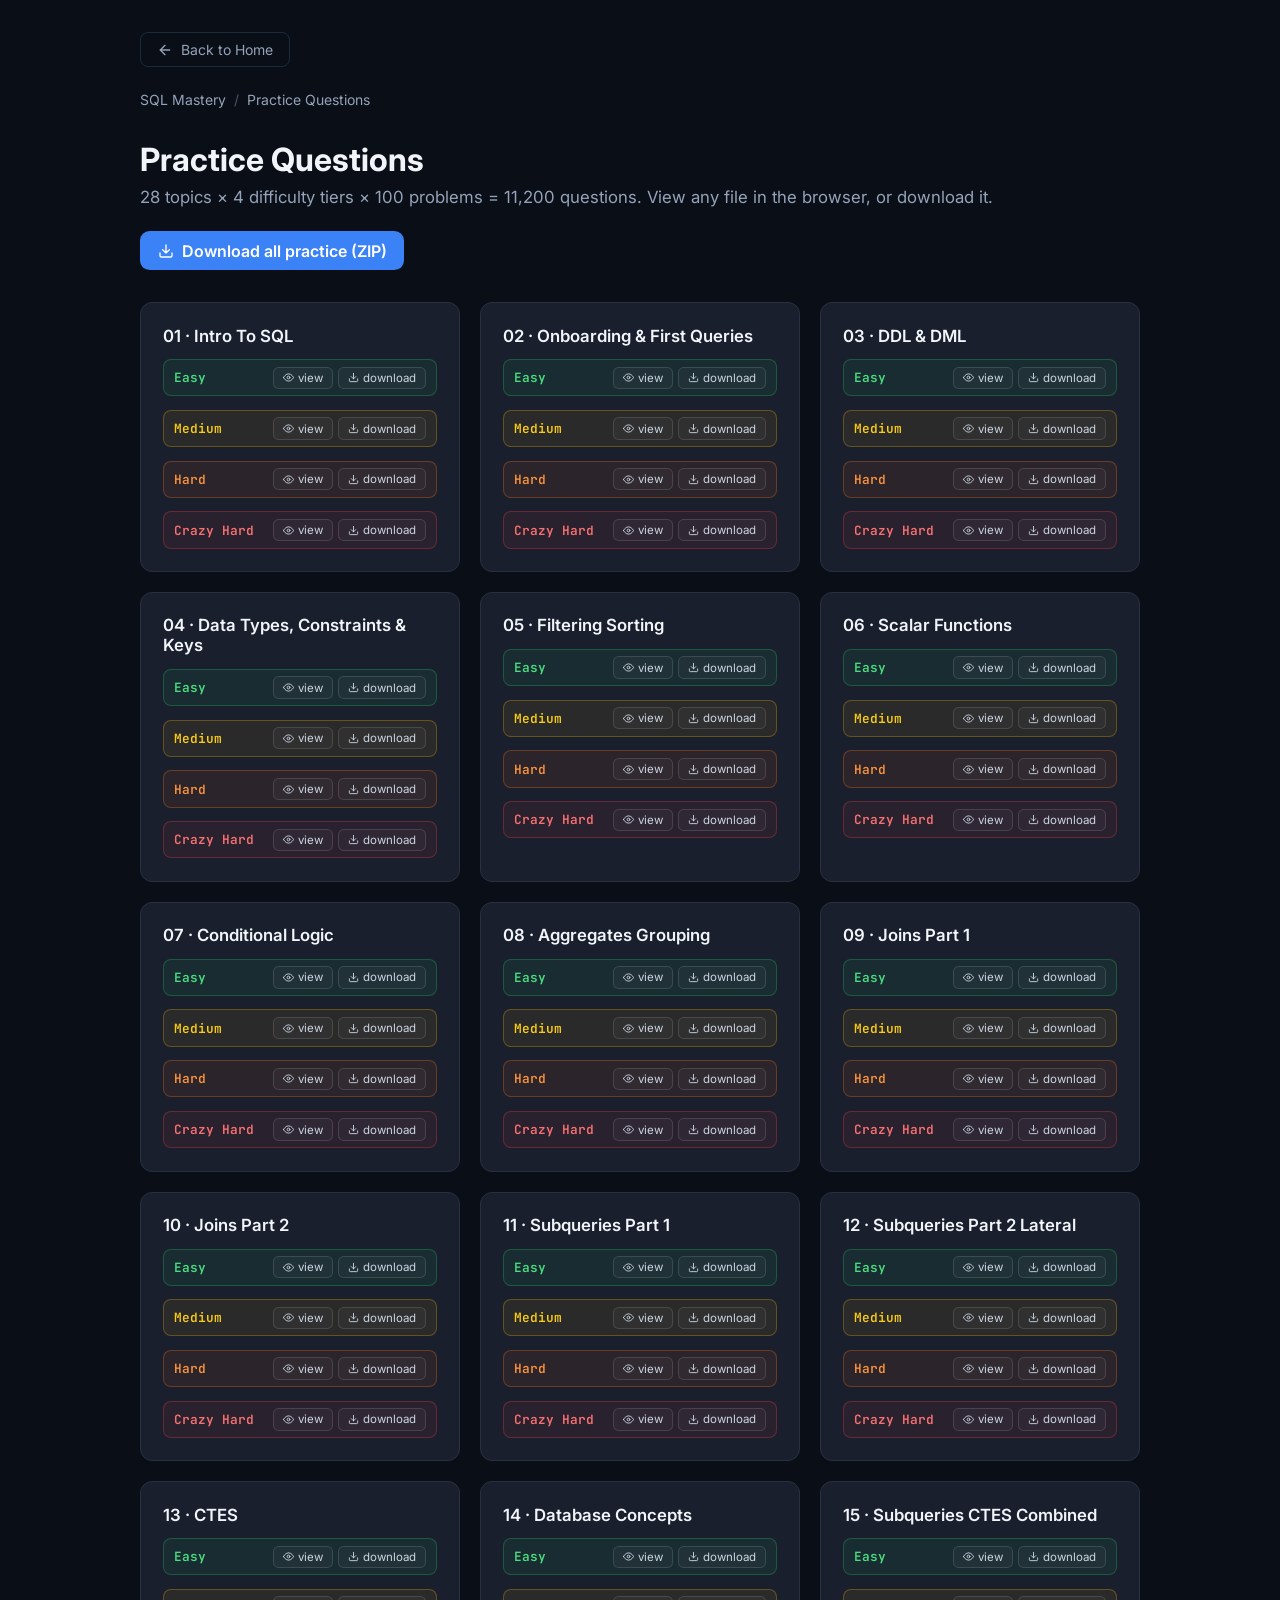
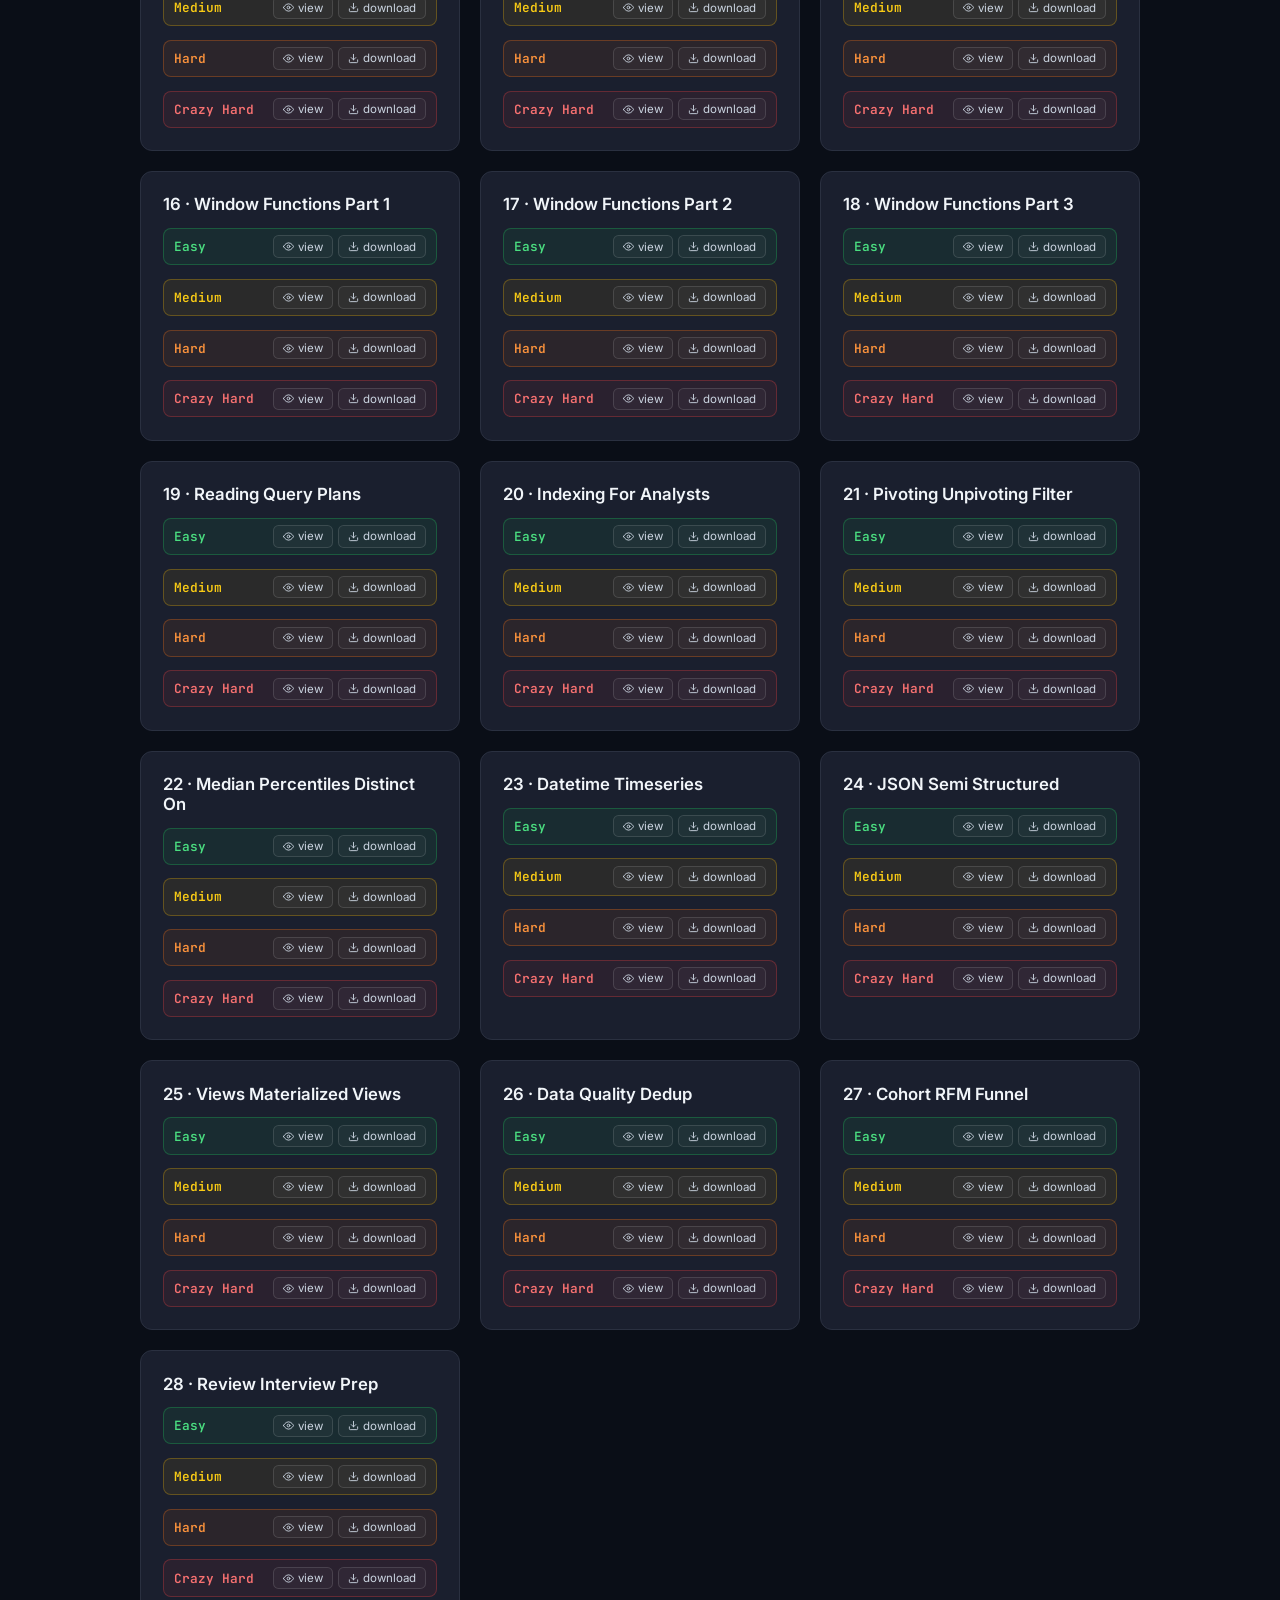
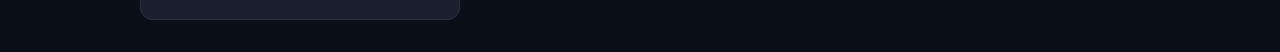
<file: practice/index.html>
<!DOCTYPE html>
<html lang="en">
<head>
    <meta charset="UTF-8">
    <meta name="viewport" content="width=device-width, initial-scale=1.0">
    <title>Practice Questions - SQL Mastery</title>
    <link rel="preconnect" href="https://fonts.googleapis.com">
    <link rel="preconnect" href="https://fonts.gstatic.com" crossorigin>
    <link href="https://fonts.googleapis.com/css2?family=Inter:wght@400;500;600;700&family=JetBrains+Mono:wght@400;500&display=swap" rel="stylesheet">
    <style>
        *, *::before, *::after { box-sizing: border-box; margin: 0; padding: 0; }
        body { background: #0a0e17; color: #f1f5f9; font-family: 'Inter', sans-serif; min-height: 100vh; padding: 2rem; }
        code, .mono { font-family: 'JetBrains Mono', monospace; }
        a { color: #3b82f6; text-decoration: none; transition: color 0.2s; }
        a:hover { color: #60a5fa; }
        .container { max-width: 1000px; margin: 0 auto; }
        .breadcrumb { font-size: 0.875rem; color: #94a3b8; margin-bottom: 2rem; display: flex; align-items: center; gap: 0.5rem; flex-wrap: wrap; }
        .breadcrumb a { color: #94a3b8; }
        .breadcrumb .sep { color: #475569; }
        .back-link { display: inline-flex; align-items: center; gap: 0.5rem; color: #94a3b8; font-size: 0.875rem; margin-bottom: 1.5rem; padding: 0.5rem 1rem; border-radius: 0.5rem; border: 1px solid #1e293b; transition: all 0.2s; }
        .back-link:hover { color: #3b82f6; border-color: #3b82f6; background: rgba(59,130,246,0.05); }
        .back-link svg { width: 16px; height: 16px; }
        .page-header { margin-bottom: 1.5rem; }
        .page-header h1 { font-size: 2rem; font-weight: 700; margin-bottom: 0.5rem; }
        .page-header p { color: #94a3b8; font-size: 1.05rem; }
        .dl-all { display:inline-flex; align-items:center; gap:0.5rem; background:#3b82f6; color:#fff; font-weight:600; padding:0.6rem 1.1rem; border-radius:0.6rem; margin-bottom:2rem; }
        .dl-all:hover { background:#2563eb; color:#fff; }
        .dl-all svg { width:16px; height:16px; }
        .cards { display: grid; grid-template-columns: repeat(auto-fill, minmax(300px, 1fr)); gap: 1.25rem; }
        .card { background: #1a1f2e; border: 1px solid #2a3040; border-radius: 0.75rem; padding: 1.4rem; transition: all 0.25s ease; display: flex; flex-direction: column; gap: 0.85rem; }
        .card:hover { border-color: #3b82f6; box-shadow: 0 4px 20px rgba(59,130,246,0.1); }
        .card h3 { font-size: 1.05rem; font-weight: 600; color:#f1f5f9; }
        .tier-row { display:flex; align-items:center; justify-content:space-between; gap:0.5rem; padding:0.4rem 0.6rem; border-radius:0.5rem; border:1px solid; }
        .tier-row .name { font-size:0.8rem; font-weight:600; font-family:'JetBrains Mono', monospace; }
        .tier-acts { display:flex; gap:0.35rem; }
        .tier-acts a { font-size:0.72rem; padding:0.2rem 0.55rem; border-radius:0.35rem; border:1px solid rgba(255,255,255,0.12); color:#cbd5e1; background:rgba(255,255,255,0.03); display:inline-flex; align-items:center; gap:0.25rem; }
        .tier-acts a:hover { color:#fff; border-color:#3b82f6; }
        .tier-acts svg { width:11px; height:11px; }
        .t-easy { background: rgba(34,197,94,0.08); border-color: rgba(34,197,94,0.3); }
        .t-easy .name { color:#4ade80; }
        .t-medium { background: rgba(234,179,8,0.08); border-color: rgba(234,179,8,0.3); }
        .t-medium .name { color:#facc15; }
        .t-hard { background: rgba(249,115,22,0.08); border-color: rgba(249,115,22,0.3); }
        .t-hard .name { color:#fb923c; }
        .t-crazy { background: rgba(239,68,68,0.08); border-color: rgba(239,68,68,0.3); }
        .t-crazy .name { color:#f87171; }
        .schema-group { margin-bottom: 1.5rem; }
        .schema-group h2 { font-size:0.95rem; color:#60a5fa; margin-bottom:0.6rem; font-family:'JetBrains Mono', monospace; }
        .file-list { list-style:none; display:grid; grid-template-columns:repeat(auto-fill,minmax(260px,1fr)); gap:0.5rem; }
        .file-list li a { display:flex; align-items:center; justify-content:space-between; gap:0.5rem; padding:0.5rem 0.8rem; background:#1a1f2e; border:1px solid #2a3040; border-radius:0.5rem; font-size:0.82rem; color:#cbd5e1; font-family:'JetBrains Mono', monospace; }
        .file-list li a:hover { border-color:#3b82f6; color:#fff; }
        .file-list svg { width:13px; height:13px; flex-shrink:0; }
        @media (max-width: 640px) { body { padding: 1rem; } .page-header h1 { font-size: 1.5rem; } .cards { grid-template-columns: 1fr; } }
</style>
</head>
<body>
<div class="container">
    <a href="../" class="back-link">
        <svg viewBox="0 0 24 24" fill="none" stroke="currentColor" stroke-width="2" stroke-linecap="round" stroke-linejoin="round"><path d="M19 12H5"/><path d="M12 19l-7-7 7-7"/></svg>
        Back to Home
    </a>
    <nav class="breadcrumb"><a href="../">SQL Mastery</a> <span class="sep">/</span> <span>Practice Questions</span></nav>
    <div class="page-header">
        <h1>Practice Questions</h1>
        <p>28 topics &times; 4 difficulty tiers &times; 100 problems = 11,200 questions. View any file in the browser, or download it.</p>
    </div>
    <a class="dl-all" href="../downloads/practice-all.zip" download><svg viewBox="0 0 24 24" fill="none" stroke="currentColor" stroke-width="2" stroke-linecap="round" stroke-linejoin="round"><path d="M21 15v4a2 2 0 01-2 2H5a2 2 0 01-2-2v-4M7 10l5 5 5-5M12 15V3"/></svg> Download all practice (ZIP)</a>
    <div class="cards">
            <div class="card">
                <h3>01 &middot; Intro To SQL</h3>
                <div class="tier-row t-easy">
                    <span class="name">Easy</span>
                    <span class="tier-acts">
                        <a href="../viewer.html?f=practice/retailmart_v3/01-intro-to-sql/01-intro-to-sql_easy.sql" target="_blank"><svg viewBox="0 0 24 24" fill="none" stroke="currentColor" stroke-width="2" stroke-linecap="round" stroke-linejoin="round"><path d="M1 12s4-8 11-8 11 8 11 8-4 8-11 8-11-8-11-8z"/><circle cx="12" cy="12" r="3"/></svg> view</a>
                        <a href="retailmart_v3/01-intro-to-sql/01-intro-to-sql_easy.sql" download><svg viewBox="0 0 24 24" fill="none" stroke="currentColor" stroke-width="2" stroke-linecap="round" stroke-linejoin="round"><path d="M21 15v4a2 2 0 01-2 2H5a2 2 0 01-2-2v-4M7 10l5 5 5-5M12 15V3"/></svg> download</a>
                    </span>
                </div>
                <div class="tier-row t-medium">
                    <span class="name">Medium</span>
                    <span class="tier-acts">
                        <a href="../viewer.html?f=practice/retailmart_v3/01-intro-to-sql/01-intro-to-sql_medium.sql" target="_blank"><svg viewBox="0 0 24 24" fill="none" stroke="currentColor" stroke-width="2" stroke-linecap="round" stroke-linejoin="round"><path d="M1 12s4-8 11-8 11 8 11 8-4 8-11 8-11-8-11-8z"/><circle cx="12" cy="12" r="3"/></svg> view</a>
                        <a href="retailmart_v3/01-intro-to-sql/01-intro-to-sql_medium.sql" download><svg viewBox="0 0 24 24" fill="none" stroke="currentColor" stroke-width="2" stroke-linecap="round" stroke-linejoin="round"><path d="M21 15v4a2 2 0 01-2 2H5a2 2 0 01-2-2v-4M7 10l5 5 5-5M12 15V3"/></svg> download</a>
                    </span>
                </div>
                <div class="tier-row t-hard">
                    <span class="name">Hard</span>
                    <span class="tier-acts">
                        <a href="../viewer.html?f=practice/retailmart_v3/01-intro-to-sql/01-intro-to-sql_hard.sql" target="_blank"><svg viewBox="0 0 24 24" fill="none" stroke="currentColor" stroke-width="2" stroke-linecap="round" stroke-linejoin="round"><path d="M1 12s4-8 11-8 11 8 11 8-4 8-11 8-11-8-11-8z"/><circle cx="12" cy="12" r="3"/></svg> view</a>
                        <a href="retailmart_v3/01-intro-to-sql/01-intro-to-sql_hard.sql" download><svg viewBox="0 0 24 24" fill="none" stroke="currentColor" stroke-width="2" stroke-linecap="round" stroke-linejoin="round"><path d="M21 15v4a2 2 0 01-2 2H5a2 2 0 01-2-2v-4M7 10l5 5 5-5M12 15V3"/></svg> download</a>
                    </span>
                </div>
                <div class="tier-row t-crazy">
                    <span class="name">Crazy Hard</span>
                    <span class="tier-acts">
                        <a href="../viewer.html?f=practice/retailmart_v3/01-intro-to-sql/01-intro-to-sql_crazy.sql" target="_blank"><svg viewBox="0 0 24 24" fill="none" stroke="currentColor" stroke-width="2" stroke-linecap="round" stroke-linejoin="round"><path d="M1 12s4-8 11-8 11 8 11 8-4 8-11 8-11-8-11-8z"/><circle cx="12" cy="12" r="3"/></svg> view</a>
                        <a href="retailmart_v3/01-intro-to-sql/01-intro-to-sql_crazy.sql" download><svg viewBox="0 0 24 24" fill="none" stroke="currentColor" stroke-width="2" stroke-linecap="round" stroke-linejoin="round"><path d="M21 15v4a2 2 0 01-2 2H5a2 2 0 01-2-2v-4M7 10l5 5 5-5M12 15V3"/></svg> download</a>
                    </span>
                </div>
            </div>
            <div class="card">
                <h3>02 &middot; Onboarding &amp; First Queries</h3>
                <div class="tier-row t-easy">
                    <span class="name">Easy</span>
                    <span class="tier-acts">
                        <a href="../viewer.html?f=practice/retailmart_v3/02-onboarding-basic-queries/02-onboarding-basic-queries_easy.sql" target="_blank"><svg viewBox="0 0 24 24" fill="none" stroke="currentColor" stroke-width="2" stroke-linecap="round" stroke-linejoin="round"><path d="M1 12s4-8 11-8 11 8 11 8-4 8-11 8-11-8-11-8z"/><circle cx="12" cy="12" r="3"/></svg> view</a>
                        <a href="retailmart_v3/02-onboarding-basic-queries/02-onboarding-basic-queries_easy.sql" download><svg viewBox="0 0 24 24" fill="none" stroke="currentColor" stroke-width="2" stroke-linecap="round" stroke-linejoin="round"><path d="M21 15v4a2 2 0 01-2 2H5a2 2 0 01-2-2v-4M7 10l5 5 5-5M12 15V3"/></svg> download</a>
                    </span>
                </div>
                <div class="tier-row t-medium">
                    <span class="name">Medium</span>
                    <span class="tier-acts">
                        <a href="../viewer.html?f=practice/retailmart_v3/02-onboarding-basic-queries/02-onboarding-basic-queries_medium.sql" target="_blank"><svg viewBox="0 0 24 24" fill="none" stroke="currentColor" stroke-width="2" stroke-linecap="round" stroke-linejoin="round"><path d="M1 12s4-8 11-8 11 8 11 8-4 8-11 8-11-8-11-8z"/><circle cx="12" cy="12" r="3"/></svg> view</a>
                        <a href="retailmart_v3/02-onboarding-basic-queries/02-onboarding-basic-queries_medium.sql" download><svg viewBox="0 0 24 24" fill="none" stroke="currentColor" stroke-width="2" stroke-linecap="round" stroke-linejoin="round"><path d="M21 15v4a2 2 0 01-2 2H5a2 2 0 01-2-2v-4M7 10l5 5 5-5M12 15V3"/></svg> download</a>
                    </span>
                </div>
                <div class="tier-row t-hard">
                    <span class="name">Hard</span>
                    <span class="tier-acts">
                        <a href="../viewer.html?f=practice/retailmart_v3/02-onboarding-basic-queries/02-onboarding-basic-queries_hard.sql" target="_blank"><svg viewBox="0 0 24 24" fill="none" stroke="currentColor" stroke-width="2" stroke-linecap="round" stroke-linejoin="round"><path d="M1 12s4-8 11-8 11 8 11 8-4 8-11 8-11-8-11-8z"/><circle cx="12" cy="12" r="3"/></svg> view</a>
                        <a href="retailmart_v3/02-onboarding-basic-queries/02-onboarding-basic-queries_hard.sql" download><svg viewBox="0 0 24 24" fill="none" stroke="currentColor" stroke-width="2" stroke-linecap="round" stroke-linejoin="round"><path d="M21 15v4a2 2 0 01-2 2H5a2 2 0 01-2-2v-4M7 10l5 5 5-5M12 15V3"/></svg> download</a>
                    </span>
                </div>
                <div class="tier-row t-crazy">
                    <span class="name">Crazy Hard</span>
                    <span class="tier-acts">
                        <a href="../viewer.html?f=practice/retailmart_v3/02-onboarding-basic-queries/02-onboarding-basic-queries_crazy.sql" target="_blank"><svg viewBox="0 0 24 24" fill="none" stroke="currentColor" stroke-width="2" stroke-linecap="round" stroke-linejoin="round"><path d="M1 12s4-8 11-8 11 8 11 8-4 8-11 8-11-8-11-8z"/><circle cx="12" cy="12" r="3"/></svg> view</a>
                        <a href="retailmart_v3/02-onboarding-basic-queries/02-onboarding-basic-queries_crazy.sql" download><svg viewBox="0 0 24 24" fill="none" stroke="currentColor" stroke-width="2" stroke-linecap="round" stroke-linejoin="round"><path d="M21 15v4a2 2 0 01-2 2H5a2 2 0 01-2-2v-4M7 10l5 5 5-5M12 15V3"/></svg> download</a>
                    </span>
                </div>
            </div>
            <div class="card">
                <h3>03 &middot; DDL &amp; DML</h3>
                <div class="tier-row t-easy">
                    <span class="name">Easy</span>
                    <span class="tier-acts">
                        <a href="../viewer.html?f=practice/retailmart_v3/03-ddl-dml/03-ddl-dml_easy.sql" target="_blank"><svg viewBox="0 0 24 24" fill="none" stroke="currentColor" stroke-width="2" stroke-linecap="round" stroke-linejoin="round"><path d="M1 12s4-8 11-8 11 8 11 8-4 8-11 8-11-8-11-8z"/><circle cx="12" cy="12" r="3"/></svg> view</a>
                        <a href="retailmart_v3/03-ddl-dml/03-ddl-dml_easy.sql" download><svg viewBox="0 0 24 24" fill="none" stroke="currentColor" stroke-width="2" stroke-linecap="round" stroke-linejoin="round"><path d="M21 15v4a2 2 0 01-2 2H5a2 2 0 01-2-2v-4M7 10l5 5 5-5M12 15V3"/></svg> download</a>
                    </span>
                </div>
                <div class="tier-row t-medium">
                    <span class="name">Medium</span>
                    <span class="tier-acts">
                        <a href="../viewer.html?f=practice/retailmart_v3/03-ddl-dml/03-ddl-dml_medium.sql" target="_blank"><svg viewBox="0 0 24 24" fill="none" stroke="currentColor" stroke-width="2" stroke-linecap="round" stroke-linejoin="round"><path d="M1 12s4-8 11-8 11 8 11 8-4 8-11 8-11-8-11-8z"/><circle cx="12" cy="12" r="3"/></svg> view</a>
                        <a href="retailmart_v3/03-ddl-dml/03-ddl-dml_medium.sql" download><svg viewBox="0 0 24 24" fill="none" stroke="currentColor" stroke-width="2" stroke-linecap="round" stroke-linejoin="round"><path d="M21 15v4a2 2 0 01-2 2H5a2 2 0 01-2-2v-4M7 10l5 5 5-5M12 15V3"/></svg> download</a>
                    </span>
                </div>
                <div class="tier-row t-hard">
                    <span class="name">Hard</span>
                    <span class="tier-acts">
                        <a href="../viewer.html?f=practice/retailmart_v3/03-ddl-dml/03-ddl-dml_hard.sql" target="_blank"><svg viewBox="0 0 24 24" fill="none" stroke="currentColor" stroke-width="2" stroke-linecap="round" stroke-linejoin="round"><path d="M1 12s4-8 11-8 11 8 11 8-4 8-11 8-11-8-11-8z"/><circle cx="12" cy="12" r="3"/></svg> view</a>
                        <a href="retailmart_v3/03-ddl-dml/03-ddl-dml_hard.sql" download><svg viewBox="0 0 24 24" fill="none" stroke="currentColor" stroke-width="2" stroke-linecap="round" stroke-linejoin="round"><path d="M21 15v4a2 2 0 01-2 2H5a2 2 0 01-2-2v-4M7 10l5 5 5-5M12 15V3"/></svg> download</a>
                    </span>
                </div>
                <div class="tier-row t-crazy">
                    <span class="name">Crazy Hard</span>
                    <span class="tier-acts">
                        <a href="../viewer.html?f=practice/retailmart_v3/03-ddl-dml/03-ddl-dml_crazy.sql" target="_blank"><svg viewBox="0 0 24 24" fill="none" stroke="currentColor" stroke-width="2" stroke-linecap="round" stroke-linejoin="round"><path d="M1 12s4-8 11-8 11 8 11 8-4 8-11 8-11-8-11-8z"/><circle cx="12" cy="12" r="3"/></svg> view</a>
                        <a href="retailmart_v3/03-ddl-dml/03-ddl-dml_crazy.sql" download><svg viewBox="0 0 24 24" fill="none" stroke="currentColor" stroke-width="2" stroke-linecap="round" stroke-linejoin="round"><path d="M21 15v4a2 2 0 01-2 2H5a2 2 0 01-2-2v-4M7 10l5 5 5-5M12 15V3"/></svg> download</a>
                    </span>
                </div>
            </div>
            <div class="card">
                <h3>04 &middot; Data Types, Constraints &amp; Keys</h3>
                <div class="tier-row t-easy">
                    <span class="name">Easy</span>
                    <span class="tier-acts">
                        <a href="../viewer.html?f=practice/retailmart_v3/04-data-types-constraints/04-data-types-constraints_easy.sql" target="_blank"><svg viewBox="0 0 24 24" fill="none" stroke="currentColor" stroke-width="2" stroke-linecap="round" stroke-linejoin="round"><path d="M1 12s4-8 11-8 11 8 11 8-4 8-11 8-11-8-11-8z"/><circle cx="12" cy="12" r="3"/></svg> view</a>
                        <a href="retailmart_v3/04-data-types-constraints/04-data-types-constraints_easy.sql" download><svg viewBox="0 0 24 24" fill="none" stroke="currentColor" stroke-width="2" stroke-linecap="round" stroke-linejoin="round"><path d="M21 15v4a2 2 0 01-2 2H5a2 2 0 01-2-2v-4M7 10l5 5 5-5M12 15V3"/></svg> download</a>
                    </span>
                </div>
                <div class="tier-row t-medium">
                    <span class="name">Medium</span>
                    <span class="tier-acts">
                        <a href="../viewer.html?f=practice/retailmart_v3/04-data-types-constraints/04-data-types-constraints_medium.sql" target="_blank"><svg viewBox="0 0 24 24" fill="none" stroke="currentColor" stroke-width="2" stroke-linecap="round" stroke-linejoin="round"><path d="M1 12s4-8 11-8 11 8 11 8-4 8-11 8-11-8-11-8z"/><circle cx="12" cy="12" r="3"/></svg> view</a>
                        <a href="retailmart_v3/04-data-types-constraints/04-data-types-constraints_medium.sql" download><svg viewBox="0 0 24 24" fill="none" stroke="currentColor" stroke-width="2" stroke-linecap="round" stroke-linejoin="round"><path d="M21 15v4a2 2 0 01-2 2H5a2 2 0 01-2-2v-4M7 10l5 5 5-5M12 15V3"/></svg> download</a>
                    </span>
                </div>
                <div class="tier-row t-hard">
                    <span class="name">Hard</span>
                    <span class="tier-acts">
                        <a href="../viewer.html?f=practice/retailmart_v3/04-data-types-constraints/04-data-types-constraints_hard.sql" target="_blank"><svg viewBox="0 0 24 24" fill="none" stroke="currentColor" stroke-width="2" stroke-linecap="round" stroke-linejoin="round"><path d="M1 12s4-8 11-8 11 8 11 8-4 8-11 8-11-8-11-8z"/><circle cx="12" cy="12" r="3"/></svg> view</a>
                        <a href="retailmart_v3/04-data-types-constraints/04-data-types-constraints_hard.sql" download><svg viewBox="0 0 24 24" fill="none" stroke="currentColor" stroke-width="2" stroke-linecap="round" stroke-linejoin="round"><path d="M21 15v4a2 2 0 01-2 2H5a2 2 0 01-2-2v-4M7 10l5 5 5-5M12 15V3"/></svg> download</a>
                    </span>
                </div>
                <div class="tier-row t-crazy">
                    <span class="name">Crazy Hard</span>
                    <span class="tier-acts">
                        <a href="../viewer.html?f=practice/retailmart_v3/04-data-types-constraints/04-data-types-constraints_crazy.sql" target="_blank"><svg viewBox="0 0 24 24" fill="none" stroke="currentColor" stroke-width="2" stroke-linecap="round" stroke-linejoin="round"><path d="M1 12s4-8 11-8 11 8 11 8-4 8-11 8-11-8-11-8z"/><circle cx="12" cy="12" r="3"/></svg> view</a>
                        <a href="retailmart_v3/04-data-types-constraints/04-data-types-constraints_crazy.sql" download><svg viewBox="0 0 24 24" fill="none" stroke="currentColor" stroke-width="2" stroke-linecap="round" stroke-linejoin="round"><path d="M21 15v4a2 2 0 01-2 2H5a2 2 0 01-2-2v-4M7 10l5 5 5-5M12 15V3"/></svg> download</a>
                    </span>
                </div>
            </div>
            <div class="card">
                <h3>05 &middot; Filtering Sorting</h3>
                <div class="tier-row t-easy">
                    <span class="name">Easy</span>
                    <span class="tier-acts">
                        <a href="../viewer.html?f=practice/retailmart_v3/05-filtering-sorting/05-filtering-sorting_easy.sql" target="_blank"><svg viewBox="0 0 24 24" fill="none" stroke="currentColor" stroke-width="2" stroke-linecap="round" stroke-linejoin="round"><path d="M1 12s4-8 11-8 11 8 11 8-4 8-11 8-11-8-11-8z"/><circle cx="12" cy="12" r="3"/></svg> view</a>
                        <a href="retailmart_v3/05-filtering-sorting/05-filtering-sorting_easy.sql" download><svg viewBox="0 0 24 24" fill="none" stroke="currentColor" stroke-width="2" stroke-linecap="round" stroke-linejoin="round"><path d="M21 15v4a2 2 0 01-2 2H5a2 2 0 01-2-2v-4M7 10l5 5 5-5M12 15V3"/></svg> download</a>
                    </span>
                </div>
                <div class="tier-row t-medium">
                    <span class="name">Medium</span>
                    <span class="tier-acts">
                        <a href="../viewer.html?f=practice/retailmart_v3/05-filtering-sorting/05-filtering-sorting_medium.sql" target="_blank"><svg viewBox="0 0 24 24" fill="none" stroke="currentColor" stroke-width="2" stroke-linecap="round" stroke-linejoin="round"><path d="M1 12s4-8 11-8 11 8 11 8-4 8-11 8-11-8-11-8z"/><circle cx="12" cy="12" r="3"/></svg> view</a>
                        <a href="retailmart_v3/05-filtering-sorting/05-filtering-sorting_medium.sql" download><svg viewBox="0 0 24 24" fill="none" stroke="currentColor" stroke-width="2" stroke-linecap="round" stroke-linejoin="round"><path d="M21 15v4a2 2 0 01-2 2H5a2 2 0 01-2-2v-4M7 10l5 5 5-5M12 15V3"/></svg> download</a>
                    </span>
                </div>
                <div class="tier-row t-hard">
                    <span class="name">Hard</span>
                    <span class="tier-acts">
                        <a href="../viewer.html?f=practice/retailmart_v3/05-filtering-sorting/05-filtering-sorting_hard.sql" target="_blank"><svg viewBox="0 0 24 24" fill="none" stroke="currentColor" stroke-width="2" stroke-linecap="round" stroke-linejoin="round"><path d="M1 12s4-8 11-8 11 8 11 8-4 8-11 8-11-8-11-8z"/><circle cx="12" cy="12" r="3"/></svg> view</a>
                        <a href="retailmart_v3/05-filtering-sorting/05-filtering-sorting_hard.sql" download><svg viewBox="0 0 24 24" fill="none" stroke="currentColor" stroke-width="2" stroke-linecap="round" stroke-linejoin="round"><path d="M21 15v4a2 2 0 01-2 2H5a2 2 0 01-2-2v-4M7 10l5 5 5-5M12 15V3"/></svg> download</a>
                    </span>
                </div>
                <div class="tier-row t-crazy">
                    <span class="name">Crazy Hard</span>
                    <span class="tier-acts">
                        <a href="../viewer.html?f=practice/retailmart_v3/05-filtering-sorting/05-filtering-sorting_crazy.sql" target="_blank"><svg viewBox="0 0 24 24" fill="none" stroke="currentColor" stroke-width="2" stroke-linecap="round" stroke-linejoin="round"><path d="M1 12s4-8 11-8 11 8 11 8-4 8-11 8-11-8-11-8z"/><circle cx="12" cy="12" r="3"/></svg> view</a>
                        <a href="retailmart_v3/05-filtering-sorting/05-filtering-sorting_crazy.sql" download><svg viewBox="0 0 24 24" fill="none" stroke="currentColor" stroke-width="2" stroke-linecap="round" stroke-linejoin="round"><path d="M21 15v4a2 2 0 01-2 2H5a2 2 0 01-2-2v-4M7 10l5 5 5-5M12 15V3"/></svg> download</a>
                    </span>
                </div>
            </div>
            <div class="card">
                <h3>06 &middot; Scalar Functions</h3>
                <div class="tier-row t-easy">
                    <span class="name">Easy</span>
                    <span class="tier-acts">
                        <a href="../viewer.html?f=practice/retailmart_v3/06-scalar-functions/06-scalar-functions_easy.sql" target="_blank"><svg viewBox="0 0 24 24" fill="none" stroke="currentColor" stroke-width="2" stroke-linecap="round" stroke-linejoin="round"><path d="M1 12s4-8 11-8 11 8 11 8-4 8-11 8-11-8-11-8z"/><circle cx="12" cy="12" r="3"/></svg> view</a>
                        <a href="retailmart_v3/06-scalar-functions/06-scalar-functions_easy.sql" download><svg viewBox="0 0 24 24" fill="none" stroke="currentColor" stroke-width="2" stroke-linecap="round" stroke-linejoin="round"><path d="M21 15v4a2 2 0 01-2 2H5a2 2 0 01-2-2v-4M7 10l5 5 5-5M12 15V3"/></svg> download</a>
                    </span>
                </div>
                <div class="tier-row t-medium">
                    <span class="name">Medium</span>
                    <span class="tier-acts">
                        <a href="../viewer.html?f=practice/retailmart_v3/06-scalar-functions/06-scalar-functions_medium.sql" target="_blank"><svg viewBox="0 0 24 24" fill="none" stroke="currentColor" stroke-width="2" stroke-linecap="round" stroke-linejoin="round"><path d="M1 12s4-8 11-8 11 8 11 8-4 8-11 8-11-8-11-8z"/><circle cx="12" cy="12" r="3"/></svg> view</a>
                        <a href="retailmart_v3/06-scalar-functions/06-scalar-functions_medium.sql" download><svg viewBox="0 0 24 24" fill="none" stroke="currentColor" stroke-width="2" stroke-linecap="round" stroke-linejoin="round"><path d="M21 15v4a2 2 0 01-2 2H5a2 2 0 01-2-2v-4M7 10l5 5 5-5M12 15V3"/></svg> download</a>
                    </span>
                </div>
                <div class="tier-row t-hard">
                    <span class="name">Hard</span>
                    <span class="tier-acts">
                        <a href="../viewer.html?f=practice/retailmart_v3/06-scalar-functions/06-scalar-functions_hard.sql" target="_blank"><svg viewBox="0 0 24 24" fill="none" stroke="currentColor" stroke-width="2" stroke-linecap="round" stroke-linejoin="round"><path d="M1 12s4-8 11-8 11 8 11 8-4 8-11 8-11-8-11-8z"/><circle cx="12" cy="12" r="3"/></svg> view</a>
                        <a href="retailmart_v3/06-scalar-functions/06-scalar-functions_hard.sql" download><svg viewBox="0 0 24 24" fill="none" stroke="currentColor" stroke-width="2" stroke-linecap="round" stroke-linejoin="round"><path d="M21 15v4a2 2 0 01-2 2H5a2 2 0 01-2-2v-4M7 10l5 5 5-5M12 15V3"/></svg> download</a>
                    </span>
                </div>
                <div class="tier-row t-crazy">
                    <span class="name">Crazy Hard</span>
                    <span class="tier-acts">
                        <a href="../viewer.html?f=practice/retailmart_v3/06-scalar-functions/06-scalar-functions_crazy.sql" target="_blank"><svg viewBox="0 0 24 24" fill="none" stroke="currentColor" stroke-width="2" stroke-linecap="round" stroke-linejoin="round"><path d="M1 12s4-8 11-8 11 8 11 8-4 8-11 8-11-8-11-8z"/><circle cx="12" cy="12" r="3"/></svg> view</a>
                        <a href="retailmart_v3/06-scalar-functions/06-scalar-functions_crazy.sql" download><svg viewBox="0 0 24 24" fill="none" stroke="currentColor" stroke-width="2" stroke-linecap="round" stroke-linejoin="round"><path d="M21 15v4a2 2 0 01-2 2H5a2 2 0 01-2-2v-4M7 10l5 5 5-5M12 15V3"/></svg> download</a>
                    </span>
                </div>
            </div>
            <div class="card">
                <h3>07 &middot; Conditional Logic</h3>
                <div class="tier-row t-easy">
                    <span class="name">Easy</span>
                    <span class="tier-acts">
                        <a href="../viewer.html?f=practice/retailmart_v3/07-conditional-logic/07-conditional-logic_easy.sql" target="_blank"><svg viewBox="0 0 24 24" fill="none" stroke="currentColor" stroke-width="2" stroke-linecap="round" stroke-linejoin="round"><path d="M1 12s4-8 11-8 11 8 11 8-4 8-11 8-11-8-11-8z"/><circle cx="12" cy="12" r="3"/></svg> view</a>
                        <a href="retailmart_v3/07-conditional-logic/07-conditional-logic_easy.sql" download><svg viewBox="0 0 24 24" fill="none" stroke="currentColor" stroke-width="2" stroke-linecap="round" stroke-linejoin="round"><path d="M21 15v4a2 2 0 01-2 2H5a2 2 0 01-2-2v-4M7 10l5 5 5-5M12 15V3"/></svg> download</a>
                    </span>
                </div>
                <div class="tier-row t-medium">
                    <span class="name">Medium</span>
                    <span class="tier-acts">
                        <a href="../viewer.html?f=practice/retailmart_v3/07-conditional-logic/07-conditional-logic_medium.sql" target="_blank"><svg viewBox="0 0 24 24" fill="none" stroke="currentColor" stroke-width="2" stroke-linecap="round" stroke-linejoin="round"><path d="M1 12s4-8 11-8 11 8 11 8-4 8-11 8-11-8-11-8z"/><circle cx="12" cy="12" r="3"/></svg> view</a>
                        <a href="retailmart_v3/07-conditional-logic/07-conditional-logic_medium.sql" download><svg viewBox="0 0 24 24" fill="none" stroke="currentColor" stroke-width="2" stroke-linecap="round" stroke-linejoin="round"><path d="M21 15v4a2 2 0 01-2 2H5a2 2 0 01-2-2v-4M7 10l5 5 5-5M12 15V3"/></svg> download</a>
                    </span>
                </div>
                <div class="tier-row t-hard">
                    <span class="name">Hard</span>
                    <span class="tier-acts">
                        <a href="../viewer.html?f=practice/retailmart_v3/07-conditional-logic/07-conditional-logic_hard.sql" target="_blank"><svg viewBox="0 0 24 24" fill="none" stroke="currentColor" stroke-width="2" stroke-linecap="round" stroke-linejoin="round"><path d="M1 12s4-8 11-8 11 8 11 8-4 8-11 8-11-8-11-8z"/><circle cx="12" cy="12" r="3"/></svg> view</a>
                        <a href="retailmart_v3/07-conditional-logic/07-conditional-logic_hard.sql" download><svg viewBox="0 0 24 24" fill="none" stroke="currentColor" stroke-width="2" stroke-linecap="round" stroke-linejoin="round"><path d="M21 15v4a2 2 0 01-2 2H5a2 2 0 01-2-2v-4M7 10l5 5 5-5M12 15V3"/></svg> download</a>
                    </span>
                </div>
                <div class="tier-row t-crazy">
                    <span class="name">Crazy Hard</span>
                    <span class="tier-acts">
                        <a href="../viewer.html?f=practice/retailmart_v3/07-conditional-logic/07-conditional-logic_crazy.sql" target="_blank"><svg viewBox="0 0 24 24" fill="none" stroke="currentColor" stroke-width="2" stroke-linecap="round" stroke-linejoin="round"><path d="M1 12s4-8 11-8 11 8 11 8-4 8-11 8-11-8-11-8z"/><circle cx="12" cy="12" r="3"/></svg> view</a>
                        <a href="retailmart_v3/07-conditional-logic/07-conditional-logic_crazy.sql" download><svg viewBox="0 0 24 24" fill="none" stroke="currentColor" stroke-width="2" stroke-linecap="round" stroke-linejoin="round"><path d="M21 15v4a2 2 0 01-2 2H5a2 2 0 01-2-2v-4M7 10l5 5 5-5M12 15V3"/></svg> download</a>
                    </span>
                </div>
            </div>
            <div class="card">
                <h3>08 &middot; Aggregates Grouping</h3>
                <div class="tier-row t-easy">
                    <span class="name">Easy</span>
                    <span class="tier-acts">
                        <a href="../viewer.html?f=practice/retailmart_v3/08-aggregates-grouping/08-aggregates-grouping_easy.sql" target="_blank"><svg viewBox="0 0 24 24" fill="none" stroke="currentColor" stroke-width="2" stroke-linecap="round" stroke-linejoin="round"><path d="M1 12s4-8 11-8 11 8 11 8-4 8-11 8-11-8-11-8z"/><circle cx="12" cy="12" r="3"/></svg> view</a>
                        <a href="retailmart_v3/08-aggregates-grouping/08-aggregates-grouping_easy.sql" download><svg viewBox="0 0 24 24" fill="none" stroke="currentColor" stroke-width="2" stroke-linecap="round" stroke-linejoin="round"><path d="M21 15v4a2 2 0 01-2 2H5a2 2 0 01-2-2v-4M7 10l5 5 5-5M12 15V3"/></svg> download</a>
                    </span>
                </div>
                <div class="tier-row t-medium">
                    <span class="name">Medium</span>
                    <span class="tier-acts">
                        <a href="../viewer.html?f=practice/retailmart_v3/08-aggregates-grouping/08-aggregates-grouping_medium.sql" target="_blank"><svg viewBox="0 0 24 24" fill="none" stroke="currentColor" stroke-width="2" stroke-linecap="round" stroke-linejoin="round"><path d="M1 12s4-8 11-8 11 8 11 8-4 8-11 8-11-8-11-8z"/><circle cx="12" cy="12" r="3"/></svg> view</a>
                        <a href="retailmart_v3/08-aggregates-grouping/08-aggregates-grouping_medium.sql" download><svg viewBox="0 0 24 24" fill="none" stroke="currentColor" stroke-width="2" stroke-linecap="round" stroke-linejoin="round"><path d="M21 15v4a2 2 0 01-2 2H5a2 2 0 01-2-2v-4M7 10l5 5 5-5M12 15V3"/></svg> download</a>
                    </span>
                </div>
                <div class="tier-row t-hard">
                    <span class="name">Hard</span>
                    <span class="tier-acts">
                        <a href="../viewer.html?f=practice/retailmart_v3/08-aggregates-grouping/08-aggregates-grouping_hard.sql" target="_blank"><svg viewBox="0 0 24 24" fill="none" stroke="currentColor" stroke-width="2" stroke-linecap="round" stroke-linejoin="round"><path d="M1 12s4-8 11-8 11 8 11 8-4 8-11 8-11-8-11-8z"/><circle cx="12" cy="12" r="3"/></svg> view</a>
                        <a href="retailmart_v3/08-aggregates-grouping/08-aggregates-grouping_hard.sql" download><svg viewBox="0 0 24 24" fill="none" stroke="currentColor" stroke-width="2" stroke-linecap="round" stroke-linejoin="round"><path d="M21 15v4a2 2 0 01-2 2H5a2 2 0 01-2-2v-4M7 10l5 5 5-5M12 15V3"/></svg> download</a>
                    </span>
                </div>
                <div class="tier-row t-crazy">
                    <span class="name">Crazy Hard</span>
                    <span class="tier-acts">
                        <a href="../viewer.html?f=practice/retailmart_v3/08-aggregates-grouping/08-aggregates-grouping_crazy.sql" target="_blank"><svg viewBox="0 0 24 24" fill="none" stroke="currentColor" stroke-width="2" stroke-linecap="round" stroke-linejoin="round"><path d="M1 12s4-8 11-8 11 8 11 8-4 8-11 8-11-8-11-8z"/><circle cx="12" cy="12" r="3"/></svg> view</a>
                        <a href="retailmart_v3/08-aggregates-grouping/08-aggregates-grouping_crazy.sql" download><svg viewBox="0 0 24 24" fill="none" stroke="currentColor" stroke-width="2" stroke-linecap="round" stroke-linejoin="round"><path d="M21 15v4a2 2 0 01-2 2H5a2 2 0 01-2-2v-4M7 10l5 5 5-5M12 15V3"/></svg> download</a>
                    </span>
                </div>
            </div>
            <div class="card">
                <h3>09 &middot; Joins Part 1</h3>
                <div class="tier-row t-easy">
                    <span class="name">Easy</span>
                    <span class="tier-acts">
                        <a href="../viewer.html?f=practice/retailmart_v3/09-joins-part-1/09-joins-part-1_easy.sql" target="_blank"><svg viewBox="0 0 24 24" fill="none" stroke="currentColor" stroke-width="2" stroke-linecap="round" stroke-linejoin="round"><path d="M1 12s4-8 11-8 11 8 11 8-4 8-11 8-11-8-11-8z"/><circle cx="12" cy="12" r="3"/></svg> view</a>
                        <a href="retailmart_v3/09-joins-part-1/09-joins-part-1_easy.sql" download><svg viewBox="0 0 24 24" fill="none" stroke="currentColor" stroke-width="2" stroke-linecap="round" stroke-linejoin="round"><path d="M21 15v4a2 2 0 01-2 2H5a2 2 0 01-2-2v-4M7 10l5 5 5-5M12 15V3"/></svg> download</a>
                    </span>
                </div>
                <div class="tier-row t-medium">
                    <span class="name">Medium</span>
                    <span class="tier-acts">
                        <a href="../viewer.html?f=practice/retailmart_v3/09-joins-part-1/09-joins-part-1_medium.sql" target="_blank"><svg viewBox="0 0 24 24" fill="none" stroke="currentColor" stroke-width="2" stroke-linecap="round" stroke-linejoin="round"><path d="M1 12s4-8 11-8 11 8 11 8-4 8-11 8-11-8-11-8z"/><circle cx="12" cy="12" r="3"/></svg> view</a>
                        <a href="retailmart_v3/09-joins-part-1/09-joins-part-1_medium.sql" download><svg viewBox="0 0 24 24" fill="none" stroke="currentColor" stroke-width="2" stroke-linecap="round" stroke-linejoin="round"><path d="M21 15v4a2 2 0 01-2 2H5a2 2 0 01-2-2v-4M7 10l5 5 5-5M12 15V3"/></svg> download</a>
                    </span>
                </div>
                <div class="tier-row t-hard">
                    <span class="name">Hard</span>
                    <span class="tier-acts">
                        <a href="../viewer.html?f=practice/retailmart_v3/09-joins-part-1/09-joins-part-1_hard.sql" target="_blank"><svg viewBox="0 0 24 24" fill="none" stroke="currentColor" stroke-width="2" stroke-linecap="round" stroke-linejoin="round"><path d="M1 12s4-8 11-8 11 8 11 8-4 8-11 8-11-8-11-8z"/><circle cx="12" cy="12" r="3"/></svg> view</a>
                        <a href="retailmart_v3/09-joins-part-1/09-joins-part-1_hard.sql" download><svg viewBox="0 0 24 24" fill="none" stroke="currentColor" stroke-width="2" stroke-linecap="round" stroke-linejoin="round"><path d="M21 15v4a2 2 0 01-2 2H5a2 2 0 01-2-2v-4M7 10l5 5 5-5M12 15V3"/></svg> download</a>
                    </span>
                </div>
                <div class="tier-row t-crazy">
                    <span class="name">Crazy Hard</span>
                    <span class="tier-acts">
                        <a href="../viewer.html?f=practice/retailmart_v3/09-joins-part-1/09-joins-part-1_crazy.sql" target="_blank"><svg viewBox="0 0 24 24" fill="none" stroke="currentColor" stroke-width="2" stroke-linecap="round" stroke-linejoin="round"><path d="M1 12s4-8 11-8 11 8 11 8-4 8-11 8-11-8-11-8z"/><circle cx="12" cy="12" r="3"/></svg> view</a>
                        <a href="retailmart_v3/09-joins-part-1/09-joins-part-1_crazy.sql" download><svg viewBox="0 0 24 24" fill="none" stroke="currentColor" stroke-width="2" stroke-linecap="round" stroke-linejoin="round"><path d="M21 15v4a2 2 0 01-2 2H5a2 2 0 01-2-2v-4M7 10l5 5 5-5M12 15V3"/></svg> download</a>
                    </span>
                </div>
            </div>
            <div class="card">
                <h3>10 &middot; Joins Part 2</h3>
                <div class="tier-row t-easy">
                    <span class="name">Easy</span>
                    <span class="tier-acts">
                        <a href="../viewer.html?f=practice/retailmart_v3/10-joins-part-2/10-joins-part-2_easy.sql" target="_blank"><svg viewBox="0 0 24 24" fill="none" stroke="currentColor" stroke-width="2" stroke-linecap="round" stroke-linejoin="round"><path d="M1 12s4-8 11-8 11 8 11 8-4 8-11 8-11-8-11-8z"/><circle cx="12" cy="12" r="3"/></svg> view</a>
                        <a href="retailmart_v3/10-joins-part-2/10-joins-part-2_easy.sql" download><svg viewBox="0 0 24 24" fill="none" stroke="currentColor" stroke-width="2" stroke-linecap="round" stroke-linejoin="round"><path d="M21 15v4a2 2 0 01-2 2H5a2 2 0 01-2-2v-4M7 10l5 5 5-5M12 15V3"/></svg> download</a>
                    </span>
                </div>
                <div class="tier-row t-medium">
                    <span class="name">Medium</span>
                    <span class="tier-acts">
                        <a href="../viewer.html?f=practice/retailmart_v3/10-joins-part-2/10-joins-part-2_medium.sql" target="_blank"><svg viewBox="0 0 24 24" fill="none" stroke="currentColor" stroke-width="2" stroke-linecap="round" stroke-linejoin="round"><path d="M1 12s4-8 11-8 11 8 11 8-4 8-11 8-11-8-11-8z"/><circle cx="12" cy="12" r="3"/></svg> view</a>
                        <a href="retailmart_v3/10-joins-part-2/10-joins-part-2_medium.sql" download><svg viewBox="0 0 24 24" fill="none" stroke="currentColor" stroke-width="2" stroke-linecap="round" stroke-linejoin="round"><path d="M21 15v4a2 2 0 01-2 2H5a2 2 0 01-2-2v-4M7 10l5 5 5-5M12 15V3"/></svg> download</a>
                    </span>
                </div>
                <div class="tier-row t-hard">
                    <span class="name">Hard</span>
                    <span class="tier-acts">
                        <a href="../viewer.html?f=practice/retailmart_v3/10-joins-part-2/10-joins-part-2_hard.sql" target="_blank"><svg viewBox="0 0 24 24" fill="none" stroke="currentColor" stroke-width="2" stroke-linecap="round" stroke-linejoin="round"><path d="M1 12s4-8 11-8 11 8 11 8-4 8-11 8-11-8-11-8z"/><circle cx="12" cy="12" r="3"/></svg> view</a>
                        <a href="retailmart_v3/10-joins-part-2/10-joins-part-2_hard.sql" download><svg viewBox="0 0 24 24" fill="none" stroke="currentColor" stroke-width="2" stroke-linecap="round" stroke-linejoin="round"><path d="M21 15v4a2 2 0 01-2 2H5a2 2 0 01-2-2v-4M7 10l5 5 5-5M12 15V3"/></svg> download</a>
                    </span>
                </div>
                <div class="tier-row t-crazy">
                    <span class="name">Crazy Hard</span>
                    <span class="tier-acts">
                        <a href="../viewer.html?f=practice/retailmart_v3/10-joins-part-2/10-joins-part-2_crazy.sql" target="_blank"><svg viewBox="0 0 24 24" fill="none" stroke="currentColor" stroke-width="2" stroke-linecap="round" stroke-linejoin="round"><path d="M1 12s4-8 11-8 11 8 11 8-4 8-11 8-11-8-11-8z"/><circle cx="12" cy="12" r="3"/></svg> view</a>
                        <a href="retailmart_v3/10-joins-part-2/10-joins-part-2_crazy.sql" download><svg viewBox="0 0 24 24" fill="none" stroke="currentColor" stroke-width="2" stroke-linecap="round" stroke-linejoin="round"><path d="M21 15v4a2 2 0 01-2 2H5a2 2 0 01-2-2v-4M7 10l5 5 5-5M12 15V3"/></svg> download</a>
                    </span>
                </div>
            </div>
            <div class="card">
                <h3>11 &middot; Subqueries Part 1</h3>
                <div class="tier-row t-easy">
                    <span class="name">Easy</span>
                    <span class="tier-acts">
                        <a href="../viewer.html?f=practice/retailmart_v3/11-subqueries-part-1/11-subqueries-part-1_easy.sql" target="_blank"><svg viewBox="0 0 24 24" fill="none" stroke="currentColor" stroke-width="2" stroke-linecap="round" stroke-linejoin="round"><path d="M1 12s4-8 11-8 11 8 11 8-4 8-11 8-11-8-11-8z"/><circle cx="12" cy="12" r="3"/></svg> view</a>
                        <a href="retailmart_v3/11-subqueries-part-1/11-subqueries-part-1_easy.sql" download><svg viewBox="0 0 24 24" fill="none" stroke="currentColor" stroke-width="2" stroke-linecap="round" stroke-linejoin="round"><path d="M21 15v4a2 2 0 01-2 2H5a2 2 0 01-2-2v-4M7 10l5 5 5-5M12 15V3"/></svg> download</a>
                    </span>
                </div>
                <div class="tier-row t-medium">
                    <span class="name">Medium</span>
                    <span class="tier-acts">
                        <a href="../viewer.html?f=practice/retailmart_v3/11-subqueries-part-1/11-subqueries-part-1_medium.sql" target="_blank"><svg viewBox="0 0 24 24" fill="none" stroke="currentColor" stroke-width="2" stroke-linecap="round" stroke-linejoin="round"><path d="M1 12s4-8 11-8 11 8 11 8-4 8-11 8-11-8-11-8z"/><circle cx="12" cy="12" r="3"/></svg> view</a>
                        <a href="retailmart_v3/11-subqueries-part-1/11-subqueries-part-1_medium.sql" download><svg viewBox="0 0 24 24" fill="none" stroke="currentColor" stroke-width="2" stroke-linecap="round" stroke-linejoin="round"><path d="M21 15v4a2 2 0 01-2 2H5a2 2 0 01-2-2v-4M7 10l5 5 5-5M12 15V3"/></svg> download</a>
                    </span>
                </div>
                <div class="tier-row t-hard">
                    <span class="name">Hard</span>
                    <span class="tier-acts">
                        <a href="../viewer.html?f=practice/retailmart_v3/11-subqueries-part-1/11-subqueries-part-1_hard.sql" target="_blank"><svg viewBox="0 0 24 24" fill="none" stroke="currentColor" stroke-width="2" stroke-linecap="round" stroke-linejoin="round"><path d="M1 12s4-8 11-8 11 8 11 8-4 8-11 8-11-8-11-8z"/><circle cx="12" cy="12" r="3"/></svg> view</a>
                        <a href="retailmart_v3/11-subqueries-part-1/11-subqueries-part-1_hard.sql" download><svg viewBox="0 0 24 24" fill="none" stroke="currentColor" stroke-width="2" stroke-linecap="round" stroke-linejoin="round"><path d="M21 15v4a2 2 0 01-2 2H5a2 2 0 01-2-2v-4M7 10l5 5 5-5M12 15V3"/></svg> download</a>
                    </span>
                </div>
                <div class="tier-row t-crazy">
                    <span class="name">Crazy Hard</span>
                    <span class="tier-acts">
                        <a href="../viewer.html?f=practice/retailmart_v3/11-subqueries-part-1/11-subqueries-part-1_crazy.sql" target="_blank"><svg viewBox="0 0 24 24" fill="none" stroke="currentColor" stroke-width="2" stroke-linecap="round" stroke-linejoin="round"><path d="M1 12s4-8 11-8 11 8 11 8-4 8-11 8-11-8-11-8z"/><circle cx="12" cy="12" r="3"/></svg> view</a>
                        <a href="retailmart_v3/11-subqueries-part-1/11-subqueries-part-1_crazy.sql" download><svg viewBox="0 0 24 24" fill="none" stroke="currentColor" stroke-width="2" stroke-linecap="round" stroke-linejoin="round"><path d="M21 15v4a2 2 0 01-2 2H5a2 2 0 01-2-2v-4M7 10l5 5 5-5M12 15V3"/></svg> download</a>
                    </span>
                </div>
            </div>
            <div class="card">
                <h3>12 &middot; Subqueries Part 2 Lateral</h3>
                <div class="tier-row t-easy">
                    <span class="name">Easy</span>
                    <span class="tier-acts">
                        <a href="../viewer.html?f=practice/retailmart_v3/12-subqueries-part-2-lateral/12-subqueries-part-2-lateral_easy.sql" target="_blank"><svg viewBox="0 0 24 24" fill="none" stroke="currentColor" stroke-width="2" stroke-linecap="round" stroke-linejoin="round"><path d="M1 12s4-8 11-8 11 8 11 8-4 8-11 8-11-8-11-8z"/><circle cx="12" cy="12" r="3"/></svg> view</a>
                        <a href="retailmart_v3/12-subqueries-part-2-lateral/12-subqueries-part-2-lateral_easy.sql" download><svg viewBox="0 0 24 24" fill="none" stroke="currentColor" stroke-width="2" stroke-linecap="round" stroke-linejoin="round"><path d="M21 15v4a2 2 0 01-2 2H5a2 2 0 01-2-2v-4M7 10l5 5 5-5M12 15V3"/></svg> download</a>
                    </span>
                </div>
                <div class="tier-row t-medium">
                    <span class="name">Medium</span>
                    <span class="tier-acts">
                        <a href="../viewer.html?f=practice/retailmart_v3/12-subqueries-part-2-lateral/12-subqueries-part-2-lateral_medium.sql" target="_blank"><svg viewBox="0 0 24 24" fill="none" stroke="currentColor" stroke-width="2" stroke-linecap="round" stroke-linejoin="round"><path d="M1 12s4-8 11-8 11 8 11 8-4 8-11 8-11-8-11-8z"/><circle cx="12" cy="12" r="3"/></svg> view</a>
                        <a href="retailmart_v3/12-subqueries-part-2-lateral/12-subqueries-part-2-lateral_medium.sql" download><svg viewBox="0 0 24 24" fill="none" stroke="currentColor" stroke-width="2" stroke-linecap="round" stroke-linejoin="round"><path d="M21 15v4a2 2 0 01-2 2H5a2 2 0 01-2-2v-4M7 10l5 5 5-5M12 15V3"/></svg> download</a>
                    </span>
                </div>
                <div class="tier-row t-hard">
                    <span class="name">Hard</span>
                    <span class="tier-acts">
                        <a href="../viewer.html?f=practice/retailmart_v3/12-subqueries-part-2-lateral/12-subqueries-part-2-lateral_hard.sql" target="_blank"><svg viewBox="0 0 24 24" fill="none" stroke="currentColor" stroke-width="2" stroke-linecap="round" stroke-linejoin="round"><path d="M1 12s4-8 11-8 11 8 11 8-4 8-11 8-11-8-11-8z"/><circle cx="12" cy="12" r="3"/></svg> view</a>
                        <a href="retailmart_v3/12-subqueries-part-2-lateral/12-subqueries-part-2-lateral_hard.sql" download><svg viewBox="0 0 24 24" fill="none" stroke="currentColor" stroke-width="2" stroke-linecap="round" stroke-linejoin="round"><path d="M21 15v4a2 2 0 01-2 2H5a2 2 0 01-2-2v-4M7 10l5 5 5-5M12 15V3"/></svg> download</a>
                    </span>
                </div>
                <div class="tier-row t-crazy">
                    <span class="name">Crazy Hard</span>
                    <span class="tier-acts">
                        <a href="../viewer.html?f=practice/retailmart_v3/12-subqueries-part-2-lateral/12-subqueries-part-2-lateral_crazy.sql" target="_blank"><svg viewBox="0 0 24 24" fill="none" stroke="currentColor" stroke-width="2" stroke-linecap="round" stroke-linejoin="round"><path d="M1 12s4-8 11-8 11 8 11 8-4 8-11 8-11-8-11-8z"/><circle cx="12" cy="12" r="3"/></svg> view</a>
                        <a href="retailmart_v3/12-subqueries-part-2-lateral/12-subqueries-part-2-lateral_crazy.sql" download><svg viewBox="0 0 24 24" fill="none" stroke="currentColor" stroke-width="2" stroke-linecap="round" stroke-linejoin="round"><path d="M21 15v4a2 2 0 01-2 2H5a2 2 0 01-2-2v-4M7 10l5 5 5-5M12 15V3"/></svg> download</a>
                    </span>
                </div>
            </div>
            <div class="card">
                <h3>13 &middot; CTES</h3>
                <div class="tier-row t-easy">
                    <span class="name">Easy</span>
                    <span class="tier-acts">
                        <a href="../viewer.html?f=practice/retailmart_v3/13-ctes/13-ctes_easy.sql" target="_blank"><svg viewBox="0 0 24 24" fill="none" stroke="currentColor" stroke-width="2" stroke-linecap="round" stroke-linejoin="round"><path d="M1 12s4-8 11-8 11 8 11 8-4 8-11 8-11-8-11-8z"/><circle cx="12" cy="12" r="3"/></svg> view</a>
                        <a href="retailmart_v3/13-ctes/13-ctes_easy.sql" download><svg viewBox="0 0 24 24" fill="none" stroke="currentColor" stroke-width="2" stroke-linecap="round" stroke-linejoin="round"><path d="M21 15v4a2 2 0 01-2 2H5a2 2 0 01-2-2v-4M7 10l5 5 5-5M12 15V3"/></svg> download</a>
                    </span>
                </div>
                <div class="tier-row t-medium">
                    <span class="name">Medium</span>
                    <span class="tier-acts">
                        <a href="../viewer.html?f=practice/retailmart_v3/13-ctes/13-ctes_medium.sql" target="_blank"><svg viewBox="0 0 24 24" fill="none" stroke="currentColor" stroke-width="2" stroke-linecap="round" stroke-linejoin="round"><path d="M1 12s4-8 11-8 11 8 11 8-4 8-11 8-11-8-11-8z"/><circle cx="12" cy="12" r="3"/></svg> view</a>
                        <a href="retailmart_v3/13-ctes/13-ctes_medium.sql" download><svg viewBox="0 0 24 24" fill="none" stroke="currentColor" stroke-width="2" stroke-linecap="round" stroke-linejoin="round"><path d="M21 15v4a2 2 0 01-2 2H5a2 2 0 01-2-2v-4M7 10l5 5 5-5M12 15V3"/></svg> download</a>
                    </span>
                </div>
                <div class="tier-row t-hard">
                    <span class="name">Hard</span>
                    <span class="tier-acts">
                        <a href="../viewer.html?f=practice/retailmart_v3/13-ctes/13-ctes_hard.sql" target="_blank"><svg viewBox="0 0 24 24" fill="none" stroke="currentColor" stroke-width="2" stroke-linecap="round" stroke-linejoin="round"><path d="M1 12s4-8 11-8 11 8 11 8-4 8-11 8-11-8-11-8z"/><circle cx="12" cy="12" r="3"/></svg> view</a>
                        <a href="retailmart_v3/13-ctes/13-ctes_hard.sql" download><svg viewBox="0 0 24 24" fill="none" stroke="currentColor" stroke-width="2" stroke-linecap="round" stroke-linejoin="round"><path d="M21 15v4a2 2 0 01-2 2H5a2 2 0 01-2-2v-4M7 10l5 5 5-5M12 15V3"/></svg> download</a>
                    </span>
                </div>
                <div class="tier-row t-crazy">
                    <span class="name">Crazy Hard</span>
                    <span class="tier-acts">
                        <a href="../viewer.html?f=practice/retailmart_v3/13-ctes/13-ctes_crazy.sql" target="_blank"><svg viewBox="0 0 24 24" fill="none" stroke="currentColor" stroke-width="2" stroke-linecap="round" stroke-linejoin="round"><path d="M1 12s4-8 11-8 11 8 11 8-4 8-11 8-11-8-11-8z"/><circle cx="12" cy="12" r="3"/></svg> view</a>
                        <a href="retailmart_v3/13-ctes/13-ctes_crazy.sql" download><svg viewBox="0 0 24 24" fill="none" stroke="currentColor" stroke-width="2" stroke-linecap="round" stroke-linejoin="round"><path d="M21 15v4a2 2 0 01-2 2H5a2 2 0 01-2-2v-4M7 10l5 5 5-5M12 15V3"/></svg> download</a>
                    </span>
                </div>
            </div>
            <div class="card">
                <h3>14 &middot; Database Concepts</h3>
                <div class="tier-row t-easy">
                    <span class="name">Easy</span>
                    <span class="tier-acts">
                        <a href="../viewer.html?f=practice/retailmart_v3/14-database-concepts/14-database-concepts_easy.sql" target="_blank"><svg viewBox="0 0 24 24" fill="none" stroke="currentColor" stroke-width="2" stroke-linecap="round" stroke-linejoin="round"><path d="M1 12s4-8 11-8 11 8 11 8-4 8-11 8-11-8-11-8z"/><circle cx="12" cy="12" r="3"/></svg> view</a>
                        <a href="retailmart_v3/14-database-concepts/14-database-concepts_easy.sql" download><svg viewBox="0 0 24 24" fill="none" stroke="currentColor" stroke-width="2" stroke-linecap="round" stroke-linejoin="round"><path d="M21 15v4a2 2 0 01-2 2H5a2 2 0 01-2-2v-4M7 10l5 5 5-5M12 15V3"/></svg> download</a>
                    </span>
                </div>
                <div class="tier-row t-medium">
                    <span class="name">Medium</span>
                    <span class="tier-acts">
                        <a href="../viewer.html?f=practice/retailmart_v3/14-database-concepts/14-database-concepts_medium.sql" target="_blank"><svg viewBox="0 0 24 24" fill="none" stroke="currentColor" stroke-width="2" stroke-linecap="round" stroke-linejoin="round"><path d="M1 12s4-8 11-8 11 8 11 8-4 8-11 8-11-8-11-8z"/><circle cx="12" cy="12" r="3"/></svg> view</a>
                        <a href="retailmart_v3/14-database-concepts/14-database-concepts_medium.sql" download><svg viewBox="0 0 24 24" fill="none" stroke="currentColor" stroke-width="2" stroke-linecap="round" stroke-linejoin="round"><path d="M21 15v4a2 2 0 01-2 2H5a2 2 0 01-2-2v-4M7 10l5 5 5-5M12 15V3"/></svg> download</a>
                    </span>
                </div>
                <div class="tier-row t-hard">
                    <span class="name">Hard</span>
                    <span class="tier-acts">
                        <a href="../viewer.html?f=practice/retailmart_v3/14-database-concepts/14-database-concepts_hard.sql" target="_blank"><svg viewBox="0 0 24 24" fill="none" stroke="currentColor" stroke-width="2" stroke-linecap="round" stroke-linejoin="round"><path d="M1 12s4-8 11-8 11 8 11 8-4 8-11 8-11-8-11-8z"/><circle cx="12" cy="12" r="3"/></svg> view</a>
                        <a href="retailmart_v3/14-database-concepts/14-database-concepts_hard.sql" download><svg viewBox="0 0 24 24" fill="none" stroke="currentColor" stroke-width="2" stroke-linecap="round" stroke-linejoin="round"><path d="M21 15v4a2 2 0 01-2 2H5a2 2 0 01-2-2v-4M7 10l5 5 5-5M12 15V3"/></svg> download</a>
                    </span>
                </div>
                <div class="tier-row t-crazy">
                    <span class="name">Crazy Hard</span>
                    <span class="tier-acts">
                        <a href="../viewer.html?f=practice/retailmart_v3/14-database-concepts/14-database-concepts_crazy.sql" target="_blank"><svg viewBox="0 0 24 24" fill="none" stroke="currentColor" stroke-width="2" stroke-linecap="round" stroke-linejoin="round"><path d="M1 12s4-8 11-8 11 8 11 8-4 8-11 8-11-8-11-8z"/><circle cx="12" cy="12" r="3"/></svg> view</a>
                        <a href="retailmart_v3/14-database-concepts/14-database-concepts_crazy.sql" download><svg viewBox="0 0 24 24" fill="none" stroke="currentColor" stroke-width="2" stroke-linecap="round" stroke-linejoin="round"><path d="M21 15v4a2 2 0 01-2 2H5a2 2 0 01-2-2v-4M7 10l5 5 5-5M12 15V3"/></svg> download</a>
                    </span>
                </div>
            </div>
            <div class="card">
                <h3>15 &middot; Subqueries CTES Combined</h3>
                <div class="tier-row t-easy">
                    <span class="name">Easy</span>
                    <span class="tier-acts">
                        <a href="../viewer.html?f=practice/retailmart_v3/15-subqueries-ctes-combined/15-subqueries-ctes-combined_easy.sql" target="_blank"><svg viewBox="0 0 24 24" fill="none" stroke="currentColor" stroke-width="2" stroke-linecap="round" stroke-linejoin="round"><path d="M1 12s4-8 11-8 11 8 11 8-4 8-11 8-11-8-11-8z"/><circle cx="12" cy="12" r="3"/></svg> view</a>
                        <a href="retailmart_v3/15-subqueries-ctes-combined/15-subqueries-ctes-combined_easy.sql" download><svg viewBox="0 0 24 24" fill="none" stroke="currentColor" stroke-width="2" stroke-linecap="round" stroke-linejoin="round"><path d="M21 15v4a2 2 0 01-2 2H5a2 2 0 01-2-2v-4M7 10l5 5 5-5M12 15V3"/></svg> download</a>
                    </span>
                </div>
                <div class="tier-row t-medium">
                    <span class="name">Medium</span>
                    <span class="tier-acts">
                        <a href="../viewer.html?f=practice/retailmart_v3/15-subqueries-ctes-combined/15-subqueries-ctes-combined_medium.sql" target="_blank"><svg viewBox="0 0 24 24" fill="none" stroke="currentColor" stroke-width="2" stroke-linecap="round" stroke-linejoin="round"><path d="M1 12s4-8 11-8 11 8 11 8-4 8-11 8-11-8-11-8z"/><circle cx="12" cy="12" r="3"/></svg> view</a>
                        <a href="retailmart_v3/15-subqueries-ctes-combined/15-subqueries-ctes-combined_medium.sql" download><svg viewBox="0 0 24 24" fill="none" stroke="currentColor" stroke-width="2" stroke-linecap="round" stroke-linejoin="round"><path d="M21 15v4a2 2 0 01-2 2H5a2 2 0 01-2-2v-4M7 10l5 5 5-5M12 15V3"/></svg> download</a>
                    </span>
                </div>
                <div class="tier-row t-hard">
                    <span class="name">Hard</span>
                    <span class="tier-acts">
                        <a href="../viewer.html?f=practice/retailmart_v3/15-subqueries-ctes-combined/15-subqueries-ctes-combined_hard.sql" target="_blank"><svg viewBox="0 0 24 24" fill="none" stroke="currentColor" stroke-width="2" stroke-linecap="round" stroke-linejoin="round"><path d="M1 12s4-8 11-8 11 8 11 8-4 8-11 8-11-8-11-8z"/><circle cx="12" cy="12" r="3"/></svg> view</a>
                        <a href="retailmart_v3/15-subqueries-ctes-combined/15-subqueries-ctes-combined_hard.sql" download><svg viewBox="0 0 24 24" fill="none" stroke="currentColor" stroke-width="2" stroke-linecap="round" stroke-linejoin="round"><path d="M21 15v4a2 2 0 01-2 2H5a2 2 0 01-2-2v-4M7 10l5 5 5-5M12 15V3"/></svg> download</a>
                    </span>
                </div>
                <div class="tier-row t-crazy">
                    <span class="name">Crazy Hard</span>
                    <span class="tier-acts">
                        <a href="../viewer.html?f=practice/retailmart_v3/15-subqueries-ctes-combined/15-subqueries-ctes-combined_crazy.sql" target="_blank"><svg viewBox="0 0 24 24" fill="none" stroke="currentColor" stroke-width="2" stroke-linecap="round" stroke-linejoin="round"><path d="M1 12s4-8 11-8 11 8 11 8-4 8-11 8-11-8-11-8z"/><circle cx="12" cy="12" r="3"/></svg> view</a>
                        <a href="retailmart_v3/15-subqueries-ctes-combined/15-subqueries-ctes-combined_crazy.sql" download><svg viewBox="0 0 24 24" fill="none" stroke="currentColor" stroke-width="2" stroke-linecap="round" stroke-linejoin="round"><path d="M21 15v4a2 2 0 01-2 2H5a2 2 0 01-2-2v-4M7 10l5 5 5-5M12 15V3"/></svg> download</a>
                    </span>
                </div>
            </div>
            <div class="card">
                <h3>16 &middot; Window Functions Part 1</h3>
                <div class="tier-row t-easy">
                    <span class="name">Easy</span>
                    <span class="tier-acts">
                        <a href="../viewer.html?f=practice/retailmart_v3/16-window-functions-part-1/16-window-functions-part-1_easy.sql" target="_blank"><svg viewBox="0 0 24 24" fill="none" stroke="currentColor" stroke-width="2" stroke-linecap="round" stroke-linejoin="round"><path d="M1 12s4-8 11-8 11 8 11 8-4 8-11 8-11-8-11-8z"/><circle cx="12" cy="12" r="3"/></svg> view</a>
                        <a href="retailmart_v3/16-window-functions-part-1/16-window-functions-part-1_easy.sql" download><svg viewBox="0 0 24 24" fill="none" stroke="currentColor" stroke-width="2" stroke-linecap="round" stroke-linejoin="round"><path d="M21 15v4a2 2 0 01-2 2H5a2 2 0 01-2-2v-4M7 10l5 5 5-5M12 15V3"/></svg> download</a>
                    </span>
                </div>
                <div class="tier-row t-medium">
                    <span class="name">Medium</span>
                    <span class="tier-acts">
                        <a href="../viewer.html?f=practice/retailmart_v3/16-window-functions-part-1/16-window-functions-part-1_medium.sql" target="_blank"><svg viewBox="0 0 24 24" fill="none" stroke="currentColor" stroke-width="2" stroke-linecap="round" stroke-linejoin="round"><path d="M1 12s4-8 11-8 11 8 11 8-4 8-11 8-11-8-11-8z"/><circle cx="12" cy="12" r="3"/></svg> view</a>
                        <a href="retailmart_v3/16-window-functions-part-1/16-window-functions-part-1_medium.sql" download><svg viewBox="0 0 24 24" fill="none" stroke="currentColor" stroke-width="2" stroke-linecap="round" stroke-linejoin="round"><path d="M21 15v4a2 2 0 01-2 2H5a2 2 0 01-2-2v-4M7 10l5 5 5-5M12 15V3"/></svg> download</a>
                    </span>
                </div>
                <div class="tier-row t-hard">
                    <span class="name">Hard</span>
                    <span class="tier-acts">
                        <a href="../viewer.html?f=practice/retailmart_v3/16-window-functions-part-1/16-window-functions-part-1_hard.sql" target="_blank"><svg viewBox="0 0 24 24" fill="none" stroke="currentColor" stroke-width="2" stroke-linecap="round" stroke-linejoin="round"><path d="M1 12s4-8 11-8 11 8 11 8-4 8-11 8-11-8-11-8z"/><circle cx="12" cy="12" r="3"/></svg> view</a>
                        <a href="retailmart_v3/16-window-functions-part-1/16-window-functions-part-1_hard.sql" download><svg viewBox="0 0 24 24" fill="none" stroke="currentColor" stroke-width="2" stroke-linecap="round" stroke-linejoin="round"><path d="M21 15v4a2 2 0 01-2 2H5a2 2 0 01-2-2v-4M7 10l5 5 5-5M12 15V3"/></svg> download</a>
                    </span>
                </div>
                <div class="tier-row t-crazy">
                    <span class="name">Crazy Hard</span>
                    <span class="tier-acts">
                        <a href="../viewer.html?f=practice/retailmart_v3/16-window-functions-part-1/16-window-functions-part-1_crazy.sql" target="_blank"><svg viewBox="0 0 24 24" fill="none" stroke="currentColor" stroke-width="2" stroke-linecap="round" stroke-linejoin="round"><path d="M1 12s4-8 11-8 11 8 11 8-4 8-11 8-11-8-11-8z"/><circle cx="12" cy="12" r="3"/></svg> view</a>
                        <a href="retailmart_v3/16-window-functions-part-1/16-window-functions-part-1_crazy.sql" download><svg viewBox="0 0 24 24" fill="none" stroke="currentColor" stroke-width="2" stroke-linecap="round" stroke-linejoin="round"><path d="M21 15v4a2 2 0 01-2 2H5a2 2 0 01-2-2v-4M7 10l5 5 5-5M12 15V3"/></svg> download</a>
                    </span>
                </div>
            </div>
            <div class="card">
                <h3>17 &middot; Window Functions Part 2</h3>
                <div class="tier-row t-easy">
                    <span class="name">Easy</span>
                    <span class="tier-acts">
                        <a href="../viewer.html?f=practice/retailmart_v3/17-window-functions-part-2/17-window-functions-part-2_easy.sql" target="_blank"><svg viewBox="0 0 24 24" fill="none" stroke="currentColor" stroke-width="2" stroke-linecap="round" stroke-linejoin="round"><path d="M1 12s4-8 11-8 11 8 11 8-4 8-11 8-11-8-11-8z"/><circle cx="12" cy="12" r="3"/></svg> view</a>
                        <a href="retailmart_v3/17-window-functions-part-2/17-window-functions-part-2_easy.sql" download><svg viewBox="0 0 24 24" fill="none" stroke="currentColor" stroke-width="2" stroke-linecap="round" stroke-linejoin="round"><path d="M21 15v4a2 2 0 01-2 2H5a2 2 0 01-2-2v-4M7 10l5 5 5-5M12 15V3"/></svg> download</a>
                    </span>
                </div>
                <div class="tier-row t-medium">
                    <span class="name">Medium</span>
                    <span class="tier-acts">
                        <a href="../viewer.html?f=practice/retailmart_v3/17-window-functions-part-2/17-window-functions-part-2_medium.sql" target="_blank"><svg viewBox="0 0 24 24" fill="none" stroke="currentColor" stroke-width="2" stroke-linecap="round" stroke-linejoin="round"><path d="M1 12s4-8 11-8 11 8 11 8-4 8-11 8-11-8-11-8z"/><circle cx="12" cy="12" r="3"/></svg> view</a>
                        <a href="retailmart_v3/17-window-functions-part-2/17-window-functions-part-2_medium.sql" download><svg viewBox="0 0 24 24" fill="none" stroke="currentColor" stroke-width="2" stroke-linecap="round" stroke-linejoin="round"><path d="M21 15v4a2 2 0 01-2 2H5a2 2 0 01-2-2v-4M7 10l5 5 5-5M12 15V3"/></svg> download</a>
                    </span>
                </div>
                <div class="tier-row t-hard">
                    <span class="name">Hard</span>
                    <span class="tier-acts">
                        <a href="../viewer.html?f=practice/retailmart_v3/17-window-functions-part-2/17-window-functions-part-2_hard.sql" target="_blank"><svg viewBox="0 0 24 24" fill="none" stroke="currentColor" stroke-width="2" stroke-linecap="round" stroke-linejoin="round"><path d="M1 12s4-8 11-8 11 8 11 8-4 8-11 8-11-8-11-8z"/><circle cx="12" cy="12" r="3"/></svg> view</a>
                        <a href="retailmart_v3/17-window-functions-part-2/17-window-functions-part-2_hard.sql" download><svg viewBox="0 0 24 24" fill="none" stroke="currentColor" stroke-width="2" stroke-linecap="round" stroke-linejoin="round"><path d="M21 15v4a2 2 0 01-2 2H5a2 2 0 01-2-2v-4M7 10l5 5 5-5M12 15V3"/></svg> download</a>
                    </span>
                </div>
                <div class="tier-row t-crazy">
                    <span class="name">Crazy Hard</span>
                    <span class="tier-acts">
                        <a href="../viewer.html?f=practice/retailmart_v3/17-window-functions-part-2/17-window-functions-part-2_crazy.sql" target="_blank"><svg viewBox="0 0 24 24" fill="none" stroke="currentColor" stroke-width="2" stroke-linecap="round" stroke-linejoin="round"><path d="M1 12s4-8 11-8 11 8 11 8-4 8-11 8-11-8-11-8z"/><circle cx="12" cy="12" r="3"/></svg> view</a>
                        <a href="retailmart_v3/17-window-functions-part-2/17-window-functions-part-2_crazy.sql" download><svg viewBox="0 0 24 24" fill="none" stroke="currentColor" stroke-width="2" stroke-linecap="round" stroke-linejoin="round"><path d="M21 15v4a2 2 0 01-2 2H5a2 2 0 01-2-2v-4M7 10l5 5 5-5M12 15V3"/></svg> download</a>
                    </span>
                </div>
            </div>
            <div class="card">
                <h3>18 &middot; Window Functions Part 3</h3>
                <div class="tier-row t-easy">
                    <span class="name">Easy</span>
                    <span class="tier-acts">
                        <a href="../viewer.html?f=practice/retailmart_v3/18-window-functions-part-3/18-window-functions-part-3_easy.sql" target="_blank"><svg viewBox="0 0 24 24" fill="none" stroke="currentColor" stroke-width="2" stroke-linecap="round" stroke-linejoin="round"><path d="M1 12s4-8 11-8 11 8 11 8-4 8-11 8-11-8-11-8z"/><circle cx="12" cy="12" r="3"/></svg> view</a>
                        <a href="retailmart_v3/18-window-functions-part-3/18-window-functions-part-3_easy.sql" download><svg viewBox="0 0 24 24" fill="none" stroke="currentColor" stroke-width="2" stroke-linecap="round" stroke-linejoin="round"><path d="M21 15v4a2 2 0 01-2 2H5a2 2 0 01-2-2v-4M7 10l5 5 5-5M12 15V3"/></svg> download</a>
                    </span>
                </div>
                <div class="tier-row t-medium">
                    <span class="name">Medium</span>
                    <span class="tier-acts">
                        <a href="../viewer.html?f=practice/retailmart_v3/18-window-functions-part-3/18-window-functions-part-3_medium.sql" target="_blank"><svg viewBox="0 0 24 24" fill="none" stroke="currentColor" stroke-width="2" stroke-linecap="round" stroke-linejoin="round"><path d="M1 12s4-8 11-8 11 8 11 8-4 8-11 8-11-8-11-8z"/><circle cx="12" cy="12" r="3"/></svg> view</a>
                        <a href="retailmart_v3/18-window-functions-part-3/18-window-functions-part-3_medium.sql" download><svg viewBox="0 0 24 24" fill="none" stroke="currentColor" stroke-width="2" stroke-linecap="round" stroke-linejoin="round"><path d="M21 15v4a2 2 0 01-2 2H5a2 2 0 01-2-2v-4M7 10l5 5 5-5M12 15V3"/></svg> download</a>
                    </span>
                </div>
                <div class="tier-row t-hard">
                    <span class="name">Hard</span>
                    <span class="tier-acts">
                        <a href="../viewer.html?f=practice/retailmart_v3/18-window-functions-part-3/18-window-functions-part-3_hard.sql" target="_blank"><svg viewBox="0 0 24 24" fill="none" stroke="currentColor" stroke-width="2" stroke-linecap="round" stroke-linejoin="round"><path d="M1 12s4-8 11-8 11 8 11 8-4 8-11 8-11-8-11-8z"/><circle cx="12" cy="12" r="3"/></svg> view</a>
                        <a href="retailmart_v3/18-window-functions-part-3/18-window-functions-part-3_hard.sql" download><svg viewBox="0 0 24 24" fill="none" stroke="currentColor" stroke-width="2" stroke-linecap="round" stroke-linejoin="round"><path d="M21 15v4a2 2 0 01-2 2H5a2 2 0 01-2-2v-4M7 10l5 5 5-5M12 15V3"/></svg> download</a>
                    </span>
                </div>
                <div class="tier-row t-crazy">
                    <span class="name">Crazy Hard</span>
                    <span class="tier-acts">
                        <a href="../viewer.html?f=practice/retailmart_v3/18-window-functions-part-3/18-window-functions-part-3_crazy.sql" target="_blank"><svg viewBox="0 0 24 24" fill="none" stroke="currentColor" stroke-width="2" stroke-linecap="round" stroke-linejoin="round"><path d="M1 12s4-8 11-8 11 8 11 8-4 8-11 8-11-8-11-8z"/><circle cx="12" cy="12" r="3"/></svg> view</a>
                        <a href="retailmart_v3/18-window-functions-part-3/18-window-functions-part-3_crazy.sql" download><svg viewBox="0 0 24 24" fill="none" stroke="currentColor" stroke-width="2" stroke-linecap="round" stroke-linejoin="round"><path d="M21 15v4a2 2 0 01-2 2H5a2 2 0 01-2-2v-4M7 10l5 5 5-5M12 15V3"/></svg> download</a>
                    </span>
                </div>
            </div>
            <div class="card">
                <h3>19 &middot; Reading Query Plans</h3>
                <div class="tier-row t-easy">
                    <span class="name">Easy</span>
                    <span class="tier-acts">
                        <a href="../viewer.html?f=practice/retailmart_v3/19-reading-query-plans/19-reading-query-plans_easy.sql" target="_blank"><svg viewBox="0 0 24 24" fill="none" stroke="currentColor" stroke-width="2" stroke-linecap="round" stroke-linejoin="round"><path d="M1 12s4-8 11-8 11 8 11 8-4 8-11 8-11-8-11-8z"/><circle cx="12" cy="12" r="3"/></svg> view</a>
                        <a href="retailmart_v3/19-reading-query-plans/19-reading-query-plans_easy.sql" download><svg viewBox="0 0 24 24" fill="none" stroke="currentColor" stroke-width="2" stroke-linecap="round" stroke-linejoin="round"><path d="M21 15v4a2 2 0 01-2 2H5a2 2 0 01-2-2v-4M7 10l5 5 5-5M12 15V3"/></svg> download</a>
                    </span>
                </div>
                <div class="tier-row t-medium">
                    <span class="name">Medium</span>
                    <span class="tier-acts">
                        <a href="../viewer.html?f=practice/retailmart_v3/19-reading-query-plans/19-reading-query-plans_medium.sql" target="_blank"><svg viewBox="0 0 24 24" fill="none" stroke="currentColor" stroke-width="2" stroke-linecap="round" stroke-linejoin="round"><path d="M1 12s4-8 11-8 11 8 11 8-4 8-11 8-11-8-11-8z"/><circle cx="12" cy="12" r="3"/></svg> view</a>
                        <a href="retailmart_v3/19-reading-query-plans/19-reading-query-plans_medium.sql" download><svg viewBox="0 0 24 24" fill="none" stroke="currentColor" stroke-width="2" stroke-linecap="round" stroke-linejoin="round"><path d="M21 15v4a2 2 0 01-2 2H5a2 2 0 01-2-2v-4M7 10l5 5 5-5M12 15V3"/></svg> download</a>
                    </span>
                </div>
                <div class="tier-row t-hard">
                    <span class="name">Hard</span>
                    <span class="tier-acts">
                        <a href="../viewer.html?f=practice/retailmart_v3/19-reading-query-plans/19-reading-query-plans_hard.sql" target="_blank"><svg viewBox="0 0 24 24" fill="none" stroke="currentColor" stroke-width="2" stroke-linecap="round" stroke-linejoin="round"><path d="M1 12s4-8 11-8 11 8 11 8-4 8-11 8-11-8-11-8z"/><circle cx="12" cy="12" r="3"/></svg> view</a>
                        <a href="retailmart_v3/19-reading-query-plans/19-reading-query-plans_hard.sql" download><svg viewBox="0 0 24 24" fill="none" stroke="currentColor" stroke-width="2" stroke-linecap="round" stroke-linejoin="round"><path d="M21 15v4a2 2 0 01-2 2H5a2 2 0 01-2-2v-4M7 10l5 5 5-5M12 15V3"/></svg> download</a>
                    </span>
                </div>
                <div class="tier-row t-crazy">
                    <span class="name">Crazy Hard</span>
                    <span class="tier-acts">
                        <a href="../viewer.html?f=practice/retailmart_v3/19-reading-query-plans/19-reading-query-plans_crazy.sql" target="_blank"><svg viewBox="0 0 24 24" fill="none" stroke="currentColor" stroke-width="2" stroke-linecap="round" stroke-linejoin="round"><path d="M1 12s4-8 11-8 11 8 11 8-4 8-11 8-11-8-11-8z"/><circle cx="12" cy="12" r="3"/></svg> view</a>
                        <a href="retailmart_v3/19-reading-query-plans/19-reading-query-plans_crazy.sql" download><svg viewBox="0 0 24 24" fill="none" stroke="currentColor" stroke-width="2" stroke-linecap="round" stroke-linejoin="round"><path d="M21 15v4a2 2 0 01-2 2H5a2 2 0 01-2-2v-4M7 10l5 5 5-5M12 15V3"/></svg> download</a>
                    </span>
                </div>
            </div>
            <div class="card">
                <h3>20 &middot; Indexing For Analysts</h3>
                <div class="tier-row t-easy">
                    <span class="name">Easy</span>
                    <span class="tier-acts">
                        <a href="../viewer.html?f=practice/retailmart_v3/20-indexing-for-analysts/20-indexing-for-analysts_easy.sql" target="_blank"><svg viewBox="0 0 24 24" fill="none" stroke="currentColor" stroke-width="2" stroke-linecap="round" stroke-linejoin="round"><path d="M1 12s4-8 11-8 11 8 11 8-4 8-11 8-11-8-11-8z"/><circle cx="12" cy="12" r="3"/></svg> view</a>
                        <a href="retailmart_v3/20-indexing-for-analysts/20-indexing-for-analysts_easy.sql" download><svg viewBox="0 0 24 24" fill="none" stroke="currentColor" stroke-width="2" stroke-linecap="round" stroke-linejoin="round"><path d="M21 15v4a2 2 0 01-2 2H5a2 2 0 01-2-2v-4M7 10l5 5 5-5M12 15V3"/></svg> download</a>
                    </span>
                </div>
                <div class="tier-row t-medium">
                    <span class="name">Medium</span>
                    <span class="tier-acts">
                        <a href="../viewer.html?f=practice/retailmart_v3/20-indexing-for-analysts/20-indexing-for-analysts_medium.sql" target="_blank"><svg viewBox="0 0 24 24" fill="none" stroke="currentColor" stroke-width="2" stroke-linecap="round" stroke-linejoin="round"><path d="M1 12s4-8 11-8 11 8 11 8-4 8-11 8-11-8-11-8z"/><circle cx="12" cy="12" r="3"/></svg> view</a>
                        <a href="retailmart_v3/20-indexing-for-analysts/20-indexing-for-analysts_medium.sql" download><svg viewBox="0 0 24 24" fill="none" stroke="currentColor" stroke-width="2" stroke-linecap="round" stroke-linejoin="round"><path d="M21 15v4a2 2 0 01-2 2H5a2 2 0 01-2-2v-4M7 10l5 5 5-5M12 15V3"/></svg> download</a>
                    </span>
                </div>
                <div class="tier-row t-hard">
                    <span class="name">Hard</span>
                    <span class="tier-acts">
                        <a href="../viewer.html?f=practice/retailmart_v3/20-indexing-for-analysts/20-indexing-for-analysts_hard.sql" target="_blank"><svg viewBox="0 0 24 24" fill="none" stroke="currentColor" stroke-width="2" stroke-linecap="round" stroke-linejoin="round"><path d="M1 12s4-8 11-8 11 8 11 8-4 8-11 8-11-8-11-8z"/><circle cx="12" cy="12" r="3"/></svg> view</a>
                        <a href="retailmart_v3/20-indexing-for-analysts/20-indexing-for-analysts_hard.sql" download><svg viewBox="0 0 24 24" fill="none" stroke="currentColor" stroke-width="2" stroke-linecap="round" stroke-linejoin="round"><path d="M21 15v4a2 2 0 01-2 2H5a2 2 0 01-2-2v-4M7 10l5 5 5-5M12 15V3"/></svg> download</a>
                    </span>
                </div>
                <div class="tier-row t-crazy">
                    <span class="name">Crazy Hard</span>
                    <span class="tier-acts">
                        <a href="../viewer.html?f=practice/retailmart_v3/20-indexing-for-analysts/20-indexing-for-analysts_crazy.sql" target="_blank"><svg viewBox="0 0 24 24" fill="none" stroke="currentColor" stroke-width="2" stroke-linecap="round" stroke-linejoin="round"><path d="M1 12s4-8 11-8 11 8 11 8-4 8-11 8-11-8-11-8z"/><circle cx="12" cy="12" r="3"/></svg> view</a>
                        <a href="retailmart_v3/20-indexing-for-analysts/20-indexing-for-analysts_crazy.sql" download><svg viewBox="0 0 24 24" fill="none" stroke="currentColor" stroke-width="2" stroke-linecap="round" stroke-linejoin="round"><path d="M21 15v4a2 2 0 01-2 2H5a2 2 0 01-2-2v-4M7 10l5 5 5-5M12 15V3"/></svg> download</a>
                    </span>
                </div>
            </div>
            <div class="card">
                <h3>21 &middot; Pivoting Unpivoting Filter</h3>
                <div class="tier-row t-easy">
                    <span class="name">Easy</span>
                    <span class="tier-acts">
                        <a href="../viewer.html?f=practice/retailmart_v3/21-pivoting-unpivoting-filter/21-pivoting-unpivoting-filter_easy.sql" target="_blank"><svg viewBox="0 0 24 24" fill="none" stroke="currentColor" stroke-width="2" stroke-linecap="round" stroke-linejoin="round"><path d="M1 12s4-8 11-8 11 8 11 8-4 8-11 8-11-8-11-8z"/><circle cx="12" cy="12" r="3"/></svg> view</a>
                        <a href="retailmart_v3/21-pivoting-unpivoting-filter/21-pivoting-unpivoting-filter_easy.sql" download><svg viewBox="0 0 24 24" fill="none" stroke="currentColor" stroke-width="2" stroke-linecap="round" stroke-linejoin="round"><path d="M21 15v4a2 2 0 01-2 2H5a2 2 0 01-2-2v-4M7 10l5 5 5-5M12 15V3"/></svg> download</a>
                    </span>
                </div>
                <div class="tier-row t-medium">
                    <span class="name">Medium</span>
                    <span class="tier-acts">
                        <a href="../viewer.html?f=practice/retailmart_v3/21-pivoting-unpivoting-filter/21-pivoting-unpivoting-filter_medium.sql" target="_blank"><svg viewBox="0 0 24 24" fill="none" stroke="currentColor" stroke-width="2" stroke-linecap="round" stroke-linejoin="round"><path d="M1 12s4-8 11-8 11 8 11 8-4 8-11 8-11-8-11-8z"/><circle cx="12" cy="12" r="3"/></svg> view</a>
                        <a href="retailmart_v3/21-pivoting-unpivoting-filter/21-pivoting-unpivoting-filter_medium.sql" download><svg viewBox="0 0 24 24" fill="none" stroke="currentColor" stroke-width="2" stroke-linecap="round" stroke-linejoin="round"><path d="M21 15v4a2 2 0 01-2 2H5a2 2 0 01-2-2v-4M7 10l5 5 5-5M12 15V3"/></svg> download</a>
                    </span>
                </div>
                <div class="tier-row t-hard">
                    <span class="name">Hard</span>
                    <span class="tier-acts">
                        <a href="../viewer.html?f=practice/retailmart_v3/21-pivoting-unpivoting-filter/21-pivoting-unpivoting-filter_hard.sql" target="_blank"><svg viewBox="0 0 24 24" fill="none" stroke="currentColor" stroke-width="2" stroke-linecap="round" stroke-linejoin="round"><path d="M1 12s4-8 11-8 11 8 11 8-4 8-11 8-11-8-11-8z"/><circle cx="12" cy="12" r="3"/></svg> view</a>
                        <a href="retailmart_v3/21-pivoting-unpivoting-filter/21-pivoting-unpivoting-filter_hard.sql" download><svg viewBox="0 0 24 24" fill="none" stroke="currentColor" stroke-width="2" stroke-linecap="round" stroke-linejoin="round"><path d="M21 15v4a2 2 0 01-2 2H5a2 2 0 01-2-2v-4M7 10l5 5 5-5M12 15V3"/></svg> download</a>
                    </span>
                </div>
                <div class="tier-row t-crazy">
                    <span class="name">Crazy Hard</span>
                    <span class="tier-acts">
                        <a href="../viewer.html?f=practice/retailmart_v3/21-pivoting-unpivoting-filter/21-pivoting-unpivoting-filter_crazy.sql" target="_blank"><svg viewBox="0 0 24 24" fill="none" stroke="currentColor" stroke-width="2" stroke-linecap="round" stroke-linejoin="round"><path d="M1 12s4-8 11-8 11 8 11 8-4 8-11 8-11-8-11-8z"/><circle cx="12" cy="12" r="3"/></svg> view</a>
                        <a href="retailmart_v3/21-pivoting-unpivoting-filter/21-pivoting-unpivoting-filter_crazy.sql" download><svg viewBox="0 0 24 24" fill="none" stroke="currentColor" stroke-width="2" stroke-linecap="round" stroke-linejoin="round"><path d="M21 15v4a2 2 0 01-2 2H5a2 2 0 01-2-2v-4M7 10l5 5 5-5M12 15V3"/></svg> download</a>
                    </span>
                </div>
            </div>
            <div class="card">
                <h3>22 &middot; Median Percentiles Distinct On</h3>
                <div class="tier-row t-easy">
                    <span class="name">Easy</span>
                    <span class="tier-acts">
                        <a href="../viewer.html?f=practice/retailmart_v3/22-median-percentiles-distinct-on/22-median-percentiles-distinct-on_easy.sql" target="_blank"><svg viewBox="0 0 24 24" fill="none" stroke="currentColor" stroke-width="2" stroke-linecap="round" stroke-linejoin="round"><path d="M1 12s4-8 11-8 11 8 11 8-4 8-11 8-11-8-11-8z"/><circle cx="12" cy="12" r="3"/></svg> view</a>
                        <a href="retailmart_v3/22-median-percentiles-distinct-on/22-median-percentiles-distinct-on_easy.sql" download><svg viewBox="0 0 24 24" fill="none" stroke="currentColor" stroke-width="2" stroke-linecap="round" stroke-linejoin="round"><path d="M21 15v4a2 2 0 01-2 2H5a2 2 0 01-2-2v-4M7 10l5 5 5-5M12 15V3"/></svg> download</a>
                    </span>
                </div>
                <div class="tier-row t-medium">
                    <span class="name">Medium</span>
                    <span class="tier-acts">
                        <a href="../viewer.html?f=practice/retailmart_v3/22-median-percentiles-distinct-on/22-median-percentiles-distinct-on_medium.sql" target="_blank"><svg viewBox="0 0 24 24" fill="none" stroke="currentColor" stroke-width="2" stroke-linecap="round" stroke-linejoin="round"><path d="M1 12s4-8 11-8 11 8 11 8-4 8-11 8-11-8-11-8z"/><circle cx="12" cy="12" r="3"/></svg> view</a>
                        <a href="retailmart_v3/22-median-percentiles-distinct-on/22-median-percentiles-distinct-on_medium.sql" download><svg viewBox="0 0 24 24" fill="none" stroke="currentColor" stroke-width="2" stroke-linecap="round" stroke-linejoin="round"><path d="M21 15v4a2 2 0 01-2 2H5a2 2 0 01-2-2v-4M7 10l5 5 5-5M12 15V3"/></svg> download</a>
                    </span>
                </div>
                <div class="tier-row t-hard">
                    <span class="name">Hard</span>
                    <span class="tier-acts">
                        <a href="../viewer.html?f=practice/retailmart_v3/22-median-percentiles-distinct-on/22-median-percentiles-distinct-on_hard.sql" target="_blank"><svg viewBox="0 0 24 24" fill="none" stroke="currentColor" stroke-width="2" stroke-linecap="round" stroke-linejoin="round"><path d="M1 12s4-8 11-8 11 8 11 8-4 8-11 8-11-8-11-8z"/><circle cx="12" cy="12" r="3"/></svg> view</a>
                        <a href="retailmart_v3/22-median-percentiles-distinct-on/22-median-percentiles-distinct-on_hard.sql" download><svg viewBox="0 0 24 24" fill="none" stroke="currentColor" stroke-width="2" stroke-linecap="round" stroke-linejoin="round"><path d="M21 15v4a2 2 0 01-2 2H5a2 2 0 01-2-2v-4M7 10l5 5 5-5M12 15V3"/></svg> download</a>
                    </span>
                </div>
                <div class="tier-row t-crazy">
                    <span class="name">Crazy Hard</span>
                    <span class="tier-acts">
                        <a href="../viewer.html?f=practice/retailmart_v3/22-median-percentiles-distinct-on/22-median-percentiles-distinct-on_crazy.sql" target="_blank"><svg viewBox="0 0 24 24" fill="none" stroke="currentColor" stroke-width="2" stroke-linecap="round" stroke-linejoin="round"><path d="M1 12s4-8 11-8 11 8 11 8-4 8-11 8-11-8-11-8z"/><circle cx="12" cy="12" r="3"/></svg> view</a>
                        <a href="retailmart_v3/22-median-percentiles-distinct-on/22-median-percentiles-distinct-on_crazy.sql" download><svg viewBox="0 0 24 24" fill="none" stroke="currentColor" stroke-width="2" stroke-linecap="round" stroke-linejoin="round"><path d="M21 15v4a2 2 0 01-2 2H5a2 2 0 01-2-2v-4M7 10l5 5 5-5M12 15V3"/></svg> download</a>
                    </span>
                </div>
            </div>
            <div class="card">
                <h3>23 &middot; Datetime Timeseries</h3>
                <div class="tier-row t-easy">
                    <span class="name">Easy</span>
                    <span class="tier-acts">
                        <a href="../viewer.html?f=practice/retailmart_v3/23-datetime-timeseries/23-datetime-timeseries_easy.sql" target="_blank"><svg viewBox="0 0 24 24" fill="none" stroke="currentColor" stroke-width="2" stroke-linecap="round" stroke-linejoin="round"><path d="M1 12s4-8 11-8 11 8 11 8-4 8-11 8-11-8-11-8z"/><circle cx="12" cy="12" r="3"/></svg> view</a>
                        <a href="retailmart_v3/23-datetime-timeseries/23-datetime-timeseries_easy.sql" download><svg viewBox="0 0 24 24" fill="none" stroke="currentColor" stroke-width="2" stroke-linecap="round" stroke-linejoin="round"><path d="M21 15v4a2 2 0 01-2 2H5a2 2 0 01-2-2v-4M7 10l5 5 5-5M12 15V3"/></svg> download</a>
                    </span>
                </div>
                <div class="tier-row t-medium">
                    <span class="name">Medium</span>
                    <span class="tier-acts">
                        <a href="../viewer.html?f=practice/retailmart_v3/23-datetime-timeseries/23-datetime-timeseries_medium.sql" target="_blank"><svg viewBox="0 0 24 24" fill="none" stroke="currentColor" stroke-width="2" stroke-linecap="round" stroke-linejoin="round"><path d="M1 12s4-8 11-8 11 8 11 8-4 8-11 8-11-8-11-8z"/><circle cx="12" cy="12" r="3"/></svg> view</a>
                        <a href="retailmart_v3/23-datetime-timeseries/23-datetime-timeseries_medium.sql" download><svg viewBox="0 0 24 24" fill="none" stroke="currentColor" stroke-width="2" stroke-linecap="round" stroke-linejoin="round"><path d="M21 15v4a2 2 0 01-2 2H5a2 2 0 01-2-2v-4M7 10l5 5 5-5M12 15V3"/></svg> download</a>
                    </span>
                </div>
                <div class="tier-row t-hard">
                    <span class="name">Hard</span>
                    <span class="tier-acts">
                        <a href="../viewer.html?f=practice/retailmart_v3/23-datetime-timeseries/23-datetime-timeseries_hard.sql" target="_blank"><svg viewBox="0 0 24 24" fill="none" stroke="currentColor" stroke-width="2" stroke-linecap="round" stroke-linejoin="round"><path d="M1 12s4-8 11-8 11 8 11 8-4 8-11 8-11-8-11-8z"/><circle cx="12" cy="12" r="3"/></svg> view</a>
                        <a href="retailmart_v3/23-datetime-timeseries/23-datetime-timeseries_hard.sql" download><svg viewBox="0 0 24 24" fill="none" stroke="currentColor" stroke-width="2" stroke-linecap="round" stroke-linejoin="round"><path d="M21 15v4a2 2 0 01-2 2H5a2 2 0 01-2-2v-4M7 10l5 5 5-5M12 15V3"/></svg> download</a>
                    </span>
                </div>
                <div class="tier-row t-crazy">
                    <span class="name">Crazy Hard</span>
                    <span class="tier-acts">
                        <a href="../viewer.html?f=practice/retailmart_v3/23-datetime-timeseries/23-datetime-timeseries_crazy.sql" target="_blank"><svg viewBox="0 0 24 24" fill="none" stroke="currentColor" stroke-width="2" stroke-linecap="round" stroke-linejoin="round"><path d="M1 12s4-8 11-8 11 8 11 8-4 8-11 8-11-8-11-8z"/><circle cx="12" cy="12" r="3"/></svg> view</a>
                        <a href="retailmart_v3/23-datetime-timeseries/23-datetime-timeseries_crazy.sql" download><svg viewBox="0 0 24 24" fill="none" stroke="currentColor" stroke-width="2" stroke-linecap="round" stroke-linejoin="round"><path d="M21 15v4a2 2 0 01-2 2H5a2 2 0 01-2-2v-4M7 10l5 5 5-5M12 15V3"/></svg> download</a>
                    </span>
                </div>
            </div>
            <div class="card">
                <h3>24 &middot; JSON Semi Structured</h3>
                <div class="tier-row t-easy">
                    <span class="name">Easy</span>
                    <span class="tier-acts">
                        <a href="../viewer.html?f=practice/retailmart_v3/24-json-semi-structured/24-json-semi-structured_easy.sql" target="_blank"><svg viewBox="0 0 24 24" fill="none" stroke="currentColor" stroke-width="2" stroke-linecap="round" stroke-linejoin="round"><path d="M1 12s4-8 11-8 11 8 11 8-4 8-11 8-11-8-11-8z"/><circle cx="12" cy="12" r="3"/></svg> view</a>
                        <a href="retailmart_v3/24-json-semi-structured/24-json-semi-structured_easy.sql" download><svg viewBox="0 0 24 24" fill="none" stroke="currentColor" stroke-width="2" stroke-linecap="round" stroke-linejoin="round"><path d="M21 15v4a2 2 0 01-2 2H5a2 2 0 01-2-2v-4M7 10l5 5 5-5M12 15V3"/></svg> download</a>
                    </span>
                </div>
                <div class="tier-row t-medium">
                    <span class="name">Medium</span>
                    <span class="tier-acts">
                        <a href="../viewer.html?f=practice/retailmart_v3/24-json-semi-structured/24-json-semi-structured_medium.sql" target="_blank"><svg viewBox="0 0 24 24" fill="none" stroke="currentColor" stroke-width="2" stroke-linecap="round" stroke-linejoin="round"><path d="M1 12s4-8 11-8 11 8 11 8-4 8-11 8-11-8-11-8z"/><circle cx="12" cy="12" r="3"/></svg> view</a>
                        <a href="retailmart_v3/24-json-semi-structured/24-json-semi-structured_medium.sql" download><svg viewBox="0 0 24 24" fill="none" stroke="currentColor" stroke-width="2" stroke-linecap="round" stroke-linejoin="round"><path d="M21 15v4a2 2 0 01-2 2H5a2 2 0 01-2-2v-4M7 10l5 5 5-5M12 15V3"/></svg> download</a>
                    </span>
                </div>
                <div class="tier-row t-hard">
                    <span class="name">Hard</span>
                    <span class="tier-acts">
                        <a href="../viewer.html?f=practice/retailmart_v3/24-json-semi-structured/24-json-semi-structured_hard.sql" target="_blank"><svg viewBox="0 0 24 24" fill="none" stroke="currentColor" stroke-width="2" stroke-linecap="round" stroke-linejoin="round"><path d="M1 12s4-8 11-8 11 8 11 8-4 8-11 8-11-8-11-8z"/><circle cx="12" cy="12" r="3"/></svg> view</a>
                        <a href="retailmart_v3/24-json-semi-structured/24-json-semi-structured_hard.sql" download><svg viewBox="0 0 24 24" fill="none" stroke="currentColor" stroke-width="2" stroke-linecap="round" stroke-linejoin="round"><path d="M21 15v4a2 2 0 01-2 2H5a2 2 0 01-2-2v-4M7 10l5 5 5-5M12 15V3"/></svg> download</a>
                    </span>
                </div>
                <div class="tier-row t-crazy">
                    <span class="name">Crazy Hard</span>
                    <span class="tier-acts">
                        <a href="../viewer.html?f=practice/retailmart_v3/24-json-semi-structured/24-json-semi-structured_crazy.sql" target="_blank"><svg viewBox="0 0 24 24" fill="none" stroke="currentColor" stroke-width="2" stroke-linecap="round" stroke-linejoin="round"><path d="M1 12s4-8 11-8 11 8 11 8-4 8-11 8-11-8-11-8z"/><circle cx="12" cy="12" r="3"/></svg> view</a>
                        <a href="retailmart_v3/24-json-semi-structured/24-json-semi-structured_crazy.sql" download><svg viewBox="0 0 24 24" fill="none" stroke="currentColor" stroke-width="2" stroke-linecap="round" stroke-linejoin="round"><path d="M21 15v4a2 2 0 01-2 2H5a2 2 0 01-2-2v-4M7 10l5 5 5-5M12 15V3"/></svg> download</a>
                    </span>
                </div>
            </div>
            <div class="card">
                <h3>25 &middot; Views Materialized Views</h3>
                <div class="tier-row t-easy">
                    <span class="name">Easy</span>
                    <span class="tier-acts">
                        <a href="../viewer.html?f=practice/retailmart_v3/25-views-materialized-views/25-views-materialized-views_easy.sql" target="_blank"><svg viewBox="0 0 24 24" fill="none" stroke="currentColor" stroke-width="2" stroke-linecap="round" stroke-linejoin="round"><path d="M1 12s4-8 11-8 11 8 11 8-4 8-11 8-11-8-11-8z"/><circle cx="12" cy="12" r="3"/></svg> view</a>
                        <a href="retailmart_v3/25-views-materialized-views/25-views-materialized-views_easy.sql" download><svg viewBox="0 0 24 24" fill="none" stroke="currentColor" stroke-width="2" stroke-linecap="round" stroke-linejoin="round"><path d="M21 15v4a2 2 0 01-2 2H5a2 2 0 01-2-2v-4M7 10l5 5 5-5M12 15V3"/></svg> download</a>
                    </span>
                </div>
                <div class="tier-row t-medium">
                    <span class="name">Medium</span>
                    <span class="tier-acts">
                        <a href="../viewer.html?f=practice/retailmart_v3/25-views-materialized-views/25-views-materialized-views_medium.sql" target="_blank"><svg viewBox="0 0 24 24" fill="none" stroke="currentColor" stroke-width="2" stroke-linecap="round" stroke-linejoin="round"><path d="M1 12s4-8 11-8 11 8 11 8-4 8-11 8-11-8-11-8z"/><circle cx="12" cy="12" r="3"/></svg> view</a>
                        <a href="retailmart_v3/25-views-materialized-views/25-views-materialized-views_medium.sql" download><svg viewBox="0 0 24 24" fill="none" stroke="currentColor" stroke-width="2" stroke-linecap="round" stroke-linejoin="round"><path d="M21 15v4a2 2 0 01-2 2H5a2 2 0 01-2-2v-4M7 10l5 5 5-5M12 15V3"/></svg> download</a>
                    </span>
                </div>
                <div class="tier-row t-hard">
                    <span class="name">Hard</span>
                    <span class="tier-acts">
                        <a href="../viewer.html?f=practice/retailmart_v3/25-views-materialized-views/25-views-materialized-views_hard.sql" target="_blank"><svg viewBox="0 0 24 24" fill="none" stroke="currentColor" stroke-width="2" stroke-linecap="round" stroke-linejoin="round"><path d="M1 12s4-8 11-8 11 8 11 8-4 8-11 8-11-8-11-8z"/><circle cx="12" cy="12" r="3"/></svg> view</a>
                        <a href="retailmart_v3/25-views-materialized-views/25-views-materialized-views_hard.sql" download><svg viewBox="0 0 24 24" fill="none" stroke="currentColor" stroke-width="2" stroke-linecap="round" stroke-linejoin="round"><path d="M21 15v4a2 2 0 01-2 2H5a2 2 0 01-2-2v-4M7 10l5 5 5-5M12 15V3"/></svg> download</a>
                    </span>
                </div>
                <div class="tier-row t-crazy">
                    <span class="name">Crazy Hard</span>
                    <span class="tier-acts">
                        <a href="../viewer.html?f=practice/retailmart_v3/25-views-materialized-views/25-views-materialized-views_crazy.sql" target="_blank"><svg viewBox="0 0 24 24" fill="none" stroke="currentColor" stroke-width="2" stroke-linecap="round" stroke-linejoin="round"><path d="M1 12s4-8 11-8 11 8 11 8-4 8-11 8-11-8-11-8z"/><circle cx="12" cy="12" r="3"/></svg> view</a>
                        <a href="retailmart_v3/25-views-materialized-views/25-views-materialized-views_crazy.sql" download><svg viewBox="0 0 24 24" fill="none" stroke="currentColor" stroke-width="2" stroke-linecap="round" stroke-linejoin="round"><path d="M21 15v4a2 2 0 01-2 2H5a2 2 0 01-2-2v-4M7 10l5 5 5-5M12 15V3"/></svg> download</a>
                    </span>
                </div>
            </div>
            <div class="card">
                <h3>26 &middot; Data Quality Dedup</h3>
                <div class="tier-row t-easy">
                    <span class="name">Easy</span>
                    <span class="tier-acts">
                        <a href="../viewer.html?f=practice/retailmart_v3/26-data-quality-dedup/26-data-quality-dedup_easy.sql" target="_blank"><svg viewBox="0 0 24 24" fill="none" stroke="currentColor" stroke-width="2" stroke-linecap="round" stroke-linejoin="round"><path d="M1 12s4-8 11-8 11 8 11 8-4 8-11 8-11-8-11-8z"/><circle cx="12" cy="12" r="3"/></svg> view</a>
                        <a href="retailmart_v3/26-data-quality-dedup/26-data-quality-dedup_easy.sql" download><svg viewBox="0 0 24 24" fill="none" stroke="currentColor" stroke-width="2" stroke-linecap="round" stroke-linejoin="round"><path d="M21 15v4a2 2 0 01-2 2H5a2 2 0 01-2-2v-4M7 10l5 5 5-5M12 15V3"/></svg> download</a>
                    </span>
                </div>
                <div class="tier-row t-medium">
                    <span class="name">Medium</span>
                    <span class="tier-acts">
                        <a href="../viewer.html?f=practice/retailmart_v3/26-data-quality-dedup/26-data-quality-dedup_medium.sql" target="_blank"><svg viewBox="0 0 24 24" fill="none" stroke="currentColor" stroke-width="2" stroke-linecap="round" stroke-linejoin="round"><path d="M1 12s4-8 11-8 11 8 11 8-4 8-11 8-11-8-11-8z"/><circle cx="12" cy="12" r="3"/></svg> view</a>
                        <a href="retailmart_v3/26-data-quality-dedup/26-data-quality-dedup_medium.sql" download><svg viewBox="0 0 24 24" fill="none" stroke="currentColor" stroke-width="2" stroke-linecap="round" stroke-linejoin="round"><path d="M21 15v4a2 2 0 01-2 2H5a2 2 0 01-2-2v-4M7 10l5 5 5-5M12 15V3"/></svg> download</a>
                    </span>
                </div>
                <div class="tier-row t-hard">
                    <span class="name">Hard</span>
                    <span class="tier-acts">
                        <a href="../viewer.html?f=practice/retailmart_v3/26-data-quality-dedup/26-data-quality-dedup_hard.sql" target="_blank"><svg viewBox="0 0 24 24" fill="none" stroke="currentColor" stroke-width="2" stroke-linecap="round" stroke-linejoin="round"><path d="M1 12s4-8 11-8 11 8 11 8-4 8-11 8-11-8-11-8z"/><circle cx="12" cy="12" r="3"/></svg> view</a>
                        <a href="retailmart_v3/26-data-quality-dedup/26-data-quality-dedup_hard.sql" download><svg viewBox="0 0 24 24" fill="none" stroke="currentColor" stroke-width="2" stroke-linecap="round" stroke-linejoin="round"><path d="M21 15v4a2 2 0 01-2 2H5a2 2 0 01-2-2v-4M7 10l5 5 5-5M12 15V3"/></svg> download</a>
                    </span>
                </div>
                <div class="tier-row t-crazy">
                    <span class="name">Crazy Hard</span>
                    <span class="tier-acts">
                        <a href="../viewer.html?f=practice/retailmart_v3/26-data-quality-dedup/26-data-quality-dedup_crazy.sql" target="_blank"><svg viewBox="0 0 24 24" fill="none" stroke="currentColor" stroke-width="2" stroke-linecap="round" stroke-linejoin="round"><path d="M1 12s4-8 11-8 11 8 11 8-4 8-11 8-11-8-11-8z"/><circle cx="12" cy="12" r="3"/></svg> view</a>
                        <a href="retailmart_v3/26-data-quality-dedup/26-data-quality-dedup_crazy.sql" download><svg viewBox="0 0 24 24" fill="none" stroke="currentColor" stroke-width="2" stroke-linecap="round" stroke-linejoin="round"><path d="M21 15v4a2 2 0 01-2 2H5a2 2 0 01-2-2v-4M7 10l5 5 5-5M12 15V3"/></svg> download</a>
                    </span>
                </div>
            </div>
            <div class="card">
                <h3>27 &middot; Cohort RFM Funnel</h3>
                <div class="tier-row t-easy">
                    <span class="name">Easy</span>
                    <span class="tier-acts">
                        <a href="../viewer.html?f=practice/retailmart_v3/27-cohort-rfm-funnel/27-cohort-rfm-funnel_easy.sql" target="_blank"><svg viewBox="0 0 24 24" fill="none" stroke="currentColor" stroke-width="2" stroke-linecap="round" stroke-linejoin="round"><path d="M1 12s4-8 11-8 11 8 11 8-4 8-11 8-11-8-11-8z"/><circle cx="12" cy="12" r="3"/></svg> view</a>
                        <a href="retailmart_v3/27-cohort-rfm-funnel/27-cohort-rfm-funnel_easy.sql" download><svg viewBox="0 0 24 24" fill="none" stroke="currentColor" stroke-width="2" stroke-linecap="round" stroke-linejoin="round"><path d="M21 15v4a2 2 0 01-2 2H5a2 2 0 01-2-2v-4M7 10l5 5 5-5M12 15V3"/></svg> download</a>
                    </span>
                </div>
                <div class="tier-row t-medium">
                    <span class="name">Medium</span>
                    <span class="tier-acts">
                        <a href="../viewer.html?f=practice/retailmart_v3/27-cohort-rfm-funnel/27-cohort-rfm-funnel_medium.sql" target="_blank"><svg viewBox="0 0 24 24" fill="none" stroke="currentColor" stroke-width="2" stroke-linecap="round" stroke-linejoin="round"><path d="M1 12s4-8 11-8 11 8 11 8-4 8-11 8-11-8-11-8z"/><circle cx="12" cy="12" r="3"/></svg> view</a>
                        <a href="retailmart_v3/27-cohort-rfm-funnel/27-cohort-rfm-funnel_medium.sql" download><svg viewBox="0 0 24 24" fill="none" stroke="currentColor" stroke-width="2" stroke-linecap="round" stroke-linejoin="round"><path d="M21 15v4a2 2 0 01-2 2H5a2 2 0 01-2-2v-4M7 10l5 5 5-5M12 15V3"/></svg> download</a>
                    </span>
                </div>
                <div class="tier-row t-hard">
                    <span class="name">Hard</span>
                    <span class="tier-acts">
                        <a href="../viewer.html?f=practice/retailmart_v3/27-cohort-rfm-funnel/27-cohort-rfm-funnel_hard.sql" target="_blank"><svg viewBox="0 0 24 24" fill="none" stroke="currentColor" stroke-width="2" stroke-linecap="round" stroke-linejoin="round"><path d="M1 12s4-8 11-8 11 8 11 8-4 8-11 8-11-8-11-8z"/><circle cx="12" cy="12" r="3"/></svg> view</a>
                        <a href="retailmart_v3/27-cohort-rfm-funnel/27-cohort-rfm-funnel_hard.sql" download><svg viewBox="0 0 24 24" fill="none" stroke="currentColor" stroke-width="2" stroke-linecap="round" stroke-linejoin="round"><path d="M21 15v4a2 2 0 01-2 2H5a2 2 0 01-2-2v-4M7 10l5 5 5-5M12 15V3"/></svg> download</a>
                    </span>
                </div>
                <div class="tier-row t-crazy">
                    <span class="name">Crazy Hard</span>
                    <span class="tier-acts">
                        <a href="../viewer.html?f=practice/retailmart_v3/27-cohort-rfm-funnel/27-cohort-rfm-funnel_crazy.sql" target="_blank"><svg viewBox="0 0 24 24" fill="none" stroke="currentColor" stroke-width="2" stroke-linecap="round" stroke-linejoin="round"><path d="M1 12s4-8 11-8 11 8 11 8-4 8-11 8-11-8-11-8z"/><circle cx="12" cy="12" r="3"/></svg> view</a>
                        <a href="retailmart_v3/27-cohort-rfm-funnel/27-cohort-rfm-funnel_crazy.sql" download><svg viewBox="0 0 24 24" fill="none" stroke="currentColor" stroke-width="2" stroke-linecap="round" stroke-linejoin="round"><path d="M21 15v4a2 2 0 01-2 2H5a2 2 0 01-2-2v-4M7 10l5 5 5-5M12 15V3"/></svg> download</a>
                    </span>
                </div>
            </div>
            <div class="card">
                <h3>28 &middot; Review Interview Prep</h3>
                <div class="tier-row t-easy">
                    <span class="name">Easy</span>
                    <span class="tier-acts">
                        <a href="../viewer.html?f=practice/retailmart_v3/28-review-interview-prep/28-review-interview-prep_easy.sql" target="_blank"><svg viewBox="0 0 24 24" fill="none" stroke="currentColor" stroke-width="2" stroke-linecap="round" stroke-linejoin="round"><path d="M1 12s4-8 11-8 11 8 11 8-4 8-11 8-11-8-11-8z"/><circle cx="12" cy="12" r="3"/></svg> view</a>
                        <a href="retailmart_v3/28-review-interview-prep/28-review-interview-prep_easy.sql" download><svg viewBox="0 0 24 24" fill="none" stroke="currentColor" stroke-width="2" stroke-linecap="round" stroke-linejoin="round"><path d="M21 15v4a2 2 0 01-2 2H5a2 2 0 01-2-2v-4M7 10l5 5 5-5M12 15V3"/></svg> download</a>
                    </span>
                </div>
                <div class="tier-row t-medium">
                    <span class="name">Medium</span>
                    <span class="tier-acts">
                        <a href="../viewer.html?f=practice/retailmart_v3/28-review-interview-prep/28-review-interview-prep_medium.sql" target="_blank"><svg viewBox="0 0 24 24" fill="none" stroke="currentColor" stroke-width="2" stroke-linecap="round" stroke-linejoin="round"><path d="M1 12s4-8 11-8 11 8 11 8-4 8-11 8-11-8-11-8z"/><circle cx="12" cy="12" r="3"/></svg> view</a>
                        <a href="retailmart_v3/28-review-interview-prep/28-review-interview-prep_medium.sql" download><svg viewBox="0 0 24 24" fill="none" stroke="currentColor" stroke-width="2" stroke-linecap="round" stroke-linejoin="round"><path d="M21 15v4a2 2 0 01-2 2H5a2 2 0 01-2-2v-4M7 10l5 5 5-5M12 15V3"/></svg> download</a>
                    </span>
                </div>
                <div class="tier-row t-hard">
                    <span class="name">Hard</span>
                    <span class="tier-acts">
                        <a href="../viewer.html?f=practice/retailmart_v3/28-review-interview-prep/28-review-interview-prep_hard.sql" target="_blank"><svg viewBox="0 0 24 24" fill="none" stroke="currentColor" stroke-width="2" stroke-linecap="round" stroke-linejoin="round"><path d="M1 12s4-8 11-8 11 8 11 8-4 8-11 8-11-8-11-8z"/><circle cx="12" cy="12" r="3"/></svg> view</a>
                        <a href="retailmart_v3/28-review-interview-prep/28-review-interview-prep_hard.sql" download><svg viewBox="0 0 24 24" fill="none" stroke="currentColor" stroke-width="2" stroke-linecap="round" stroke-linejoin="round"><path d="M21 15v4a2 2 0 01-2 2H5a2 2 0 01-2-2v-4M7 10l5 5 5-5M12 15V3"/></svg> download</a>
                    </span>
                </div>
                <div class="tier-row t-crazy">
                    <span class="name">Crazy Hard</span>
                    <span class="tier-acts">
                        <a href="../viewer.html?f=practice/retailmart_v3/28-review-interview-prep/28-review-interview-prep_crazy.sql" target="_blank"><svg viewBox="0 0 24 24" fill="none" stroke="currentColor" stroke-width="2" stroke-linecap="round" stroke-linejoin="round"><path d="M1 12s4-8 11-8 11 8 11 8-4 8-11 8-11-8-11-8z"/><circle cx="12" cy="12" r="3"/></svg> view</a>
                        <a href="retailmart_v3/28-review-interview-prep/28-review-interview-prep_crazy.sql" download><svg viewBox="0 0 24 24" fill="none" stroke="currentColor" stroke-width="2" stroke-linecap="round" stroke-linejoin="round"><path d="M21 15v4a2 2 0 01-2 2H5a2 2 0 01-2-2v-4M7 10l5 5 5-5M12 15V3"/></svg> download</a>
                    </span>
                </div>
            </div>
    </div>
</div>
</body>
</html>
</file>
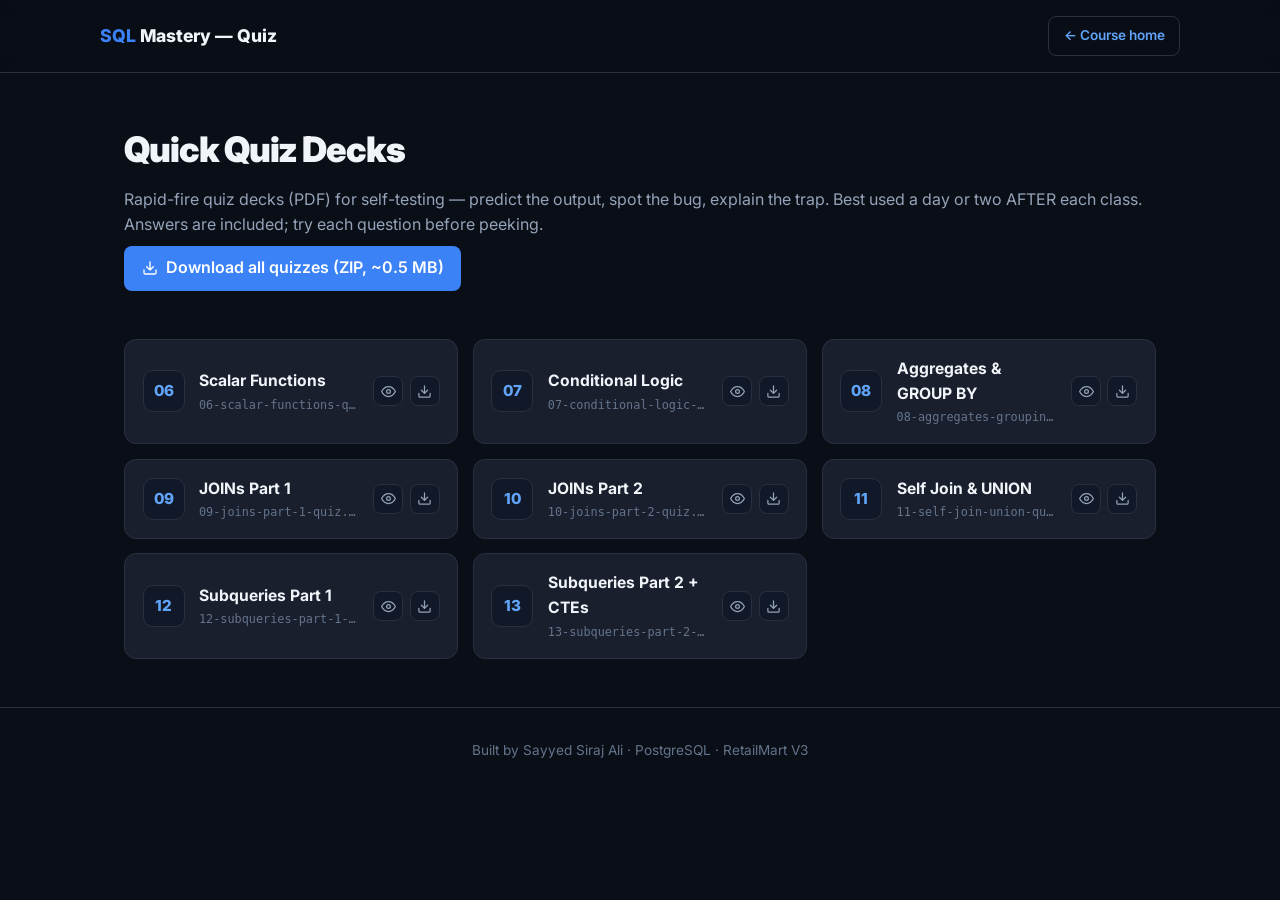
<file: quiz/index.html>
<!DOCTYPE html>
<html lang="en">
<head>
<meta charset="UTF-8">
<meta name="viewport" content="width=device-width, initial-scale=1.0">
<title>Quick Quiz Decks — RetailMart V3 SQL</title>
<link rel="preconnect" href="https://fonts.googleapis.com">
<link href="https://fonts.googleapis.com/css2?family=Inter:wght@400;500;600;700;800;900&display=swap" rel="stylesheet">
<style>
*,*::before,*::after{margin:0;padding:0;box-sizing:border-box;}
:root{--bg:#0a0e17;--bg2:#111827;--card:#1a1f2e;--card-hover:#242b3d;--border:#2a3040;
--text:#f1f5f9;--text2:#94a3b8;--muted:#64748b;--accent:#3b82f6;--accent2:#60a5fa;}
body{font-family:'Inter',-apple-system,sans-serif;background:var(--bg);color:var(--text);line-height:1.6;}
a{color:inherit;text-decoration:none;}
.wrap{max-width:1080px;margin:0 auto;padding:0 1.5rem;}
header{border-bottom:1px solid var(--border);position:sticky;top:0;background:rgba(10,14,23,0.85);backdrop-filter:blur(10px);z-index:10;}
.nav{display:flex;align-items:center;justify-content:space-between;padding:1rem 0;}
.brand{font-weight:800;font-size:1.1rem;}.brand .sql{color:var(--accent);}
.back{font-size:0.85rem;font-weight:600;color:var(--accent2);border:1px solid var(--border);padding:0.5rem 0.9rem;border-radius:8px;}
.back:hover{background:var(--card-hover);border-color:var(--accent);}
.hero{padding:3rem 0 1.5rem;}
.hero h1{font-size:2.2rem;font-weight:900;letter-spacing:-0.03em;margin-bottom:0.6rem;}
.hero p{color:var(--text2);}
.dl-all{display:inline-flex;align-items:center;gap:0.5rem;background:var(--accent);color:#fff;font-weight:600;padding:0.6rem 1.1rem;border-radius:8px;margin:0.5rem 0 1.5rem;}
.dl-all:hover{background:#2563eb;} .dl-all svg{width:16px;height:16px;}
.grid{display:grid;grid-template-columns:repeat(auto-fill,minmax(300px,1fr));gap:0.9rem;padding-bottom:3rem;}
.card{display:flex;align-items:center;gap:0.9rem;background:var(--card);border:1px solid var(--border);border-radius:12px;padding:1rem 1.1rem;transition:all .15s;}
.card:hover{background:var(--card-hover);border-color:var(--accent);transform:translateY(-2px);}
.card .num{flex:none;width:42px;height:42px;display:flex;align-items:center;justify-content:center;background:var(--bg2);border:1px solid var(--border);border-radius:10px;font-weight:800;color:var(--accent2);font-size:0.95rem;}
.card-main{flex:1;min-width:0;}
.card h3{font-size:0.98rem;font-weight:700;}
.card p{font-size:0.74rem;color:var(--muted);font-family:ui-monospace,monospace;margin-top:0.15rem;overflow:hidden;text-overflow:ellipsis;white-space:nowrap;}
.card-acts{display:flex;gap:0.4rem;flex:none;}
.card-acts a{width:30px;height:30px;display:flex;align-items:center;justify-content:center;border:1px solid var(--border);border-radius:8px;color:var(--text2);background:var(--bg2);}
.card-acts a:hover{color:#fff;border-color:var(--accent);background:rgba(59,130,246,0.15);}
.card-acts svg{width:15px;height:15px;}
footer{border-top:1px solid var(--border);padding:2rem 0;text-align:center;color:var(--muted);font-size:0.85rem;}
</style>
</head>
<body>
<header><div class="wrap nav">
<div class="brand"><span class="sql">SQL</span> Mastery — Quiz</div>
<a class="back" href="../">&larr; Course home</a>
</div></header>
<div class="wrap">
<div class="hero">
<h1>Quick Quiz Decks</h1>
<p>Rapid-fire quiz decks (PDF) for self-testing — predict the output, spot the bug, explain the trap. Best used a day or two AFTER each class. Answers are included; try each question before peeking.</p>
<a class="dl-all" href="../downloads/quiz-all.zip" download><svg viewBox="0 0 24 24" fill="none" stroke="currentColor" stroke-width="2" stroke-linecap="round" stroke-linejoin="round"><path d="M21 15v4a2 2 0 01-2 2H5a2 2 0 01-2-2v-4M7 10l5 5 5-5M12 15V3"/></svg> Download all quizzes (ZIP, ~0.5 MB)</a>
</div>
<div class="grid">
            <div class="card">
                <span class="num">06</span>
                <div class="card-main"><h3>Scalar Functions</h3><p>06-scalar-functions-quiz.pdf</p></div>
                <div class="card-acts">
                    <a href="06-scalar-functions-quiz.pdf" target="_blank" title="View in browser"><svg viewBox="0 0 24 24" fill="none" stroke="currentColor" stroke-width="2" stroke-linecap="round" stroke-linejoin="round"><path d="M1 12s4-8 11-8 11 8 11 8-4 8-11 8-11-8-11-8z"/><circle cx="12" cy="12" r="3"/></svg></a>
                    <a href="06-scalar-functions-quiz.pdf" download title="Download PDF"><svg viewBox="0 0 24 24" fill="none" stroke="currentColor" stroke-width="2" stroke-linecap="round" stroke-linejoin="round"><path d="M21 15v4a2 2 0 01-2 2H5a2 2 0 01-2-2v-4M7 10l5 5 5-5M12 15V3"/></svg></a>
                </div>
            </div>
            <div class="card">
                <span class="num">07</span>
                <div class="card-main"><h3>Conditional Logic</h3><p>07-conditional-logic-quiz.pdf</p></div>
                <div class="card-acts">
                    <a href="07-conditional-logic-quiz.pdf" target="_blank" title="View in browser"><svg viewBox="0 0 24 24" fill="none" stroke="currentColor" stroke-width="2" stroke-linecap="round" stroke-linejoin="round"><path d="M1 12s4-8 11-8 11 8 11 8-4 8-11 8-11-8-11-8z"/><circle cx="12" cy="12" r="3"/></svg></a>
                    <a href="07-conditional-logic-quiz.pdf" download title="Download PDF"><svg viewBox="0 0 24 24" fill="none" stroke="currentColor" stroke-width="2" stroke-linecap="round" stroke-linejoin="round"><path d="M21 15v4a2 2 0 01-2 2H5a2 2 0 01-2-2v-4M7 10l5 5 5-5M12 15V3"/></svg></a>
                </div>
            </div>
            <div class="card">
                <span class="num">08</span>
                <div class="card-main"><h3>Aggregates &amp; GROUP BY</h3><p>08-aggregates-grouping-quiz.pdf</p></div>
                <div class="card-acts">
                    <a href="08-aggregates-grouping-quiz.pdf" target="_blank" title="View in browser"><svg viewBox="0 0 24 24" fill="none" stroke="currentColor" stroke-width="2" stroke-linecap="round" stroke-linejoin="round"><path d="M1 12s4-8 11-8 11 8 11 8-4 8-11 8-11-8-11-8z"/><circle cx="12" cy="12" r="3"/></svg></a>
                    <a href="08-aggregates-grouping-quiz.pdf" download title="Download PDF"><svg viewBox="0 0 24 24" fill="none" stroke="currentColor" stroke-width="2" stroke-linecap="round" stroke-linejoin="round"><path d="M21 15v4a2 2 0 01-2 2H5a2 2 0 01-2-2v-4M7 10l5 5 5-5M12 15V3"/></svg></a>
                </div>
            </div>
            <div class="card">
                <span class="num">09</span>
                <div class="card-main"><h3>JOINs Part 1</h3><p>09-joins-part-1-quiz.pdf</p></div>
                <div class="card-acts">
                    <a href="09-joins-part-1-quiz.pdf" target="_blank" title="View in browser"><svg viewBox="0 0 24 24" fill="none" stroke="currentColor" stroke-width="2" stroke-linecap="round" stroke-linejoin="round"><path d="M1 12s4-8 11-8 11 8 11 8-4 8-11 8-11-8-11-8z"/><circle cx="12" cy="12" r="3"/></svg></a>
                    <a href="09-joins-part-1-quiz.pdf" download title="Download PDF"><svg viewBox="0 0 24 24" fill="none" stroke="currentColor" stroke-width="2" stroke-linecap="round" stroke-linejoin="round"><path d="M21 15v4a2 2 0 01-2 2H5a2 2 0 01-2-2v-4M7 10l5 5 5-5M12 15V3"/></svg></a>
                </div>
            </div>
            <div class="card">
                <span class="num">10</span>
                <div class="card-main"><h3>JOINs Part 2</h3><p>10-joins-part-2-quiz.pdf</p></div>
                <div class="card-acts">
                    <a href="10-joins-part-2-quiz.pdf" target="_blank" title="View in browser"><svg viewBox="0 0 24 24" fill="none" stroke="currentColor" stroke-width="2" stroke-linecap="round" stroke-linejoin="round"><path d="M1 12s4-8 11-8 11 8 11 8-4 8-11 8-11-8-11-8z"/><circle cx="12" cy="12" r="3"/></svg></a>
                    <a href="10-joins-part-2-quiz.pdf" download title="Download PDF"><svg viewBox="0 0 24 24" fill="none" stroke="currentColor" stroke-width="2" stroke-linecap="round" stroke-linejoin="round"><path d="M21 15v4a2 2 0 01-2 2H5a2 2 0 01-2-2v-4M7 10l5 5 5-5M12 15V3"/></svg></a>
                </div>
            </div>
            <div class="card">
                <span class="num">11</span>
                <div class="card-main"><h3>Self Join &amp; UNION</h3><p>11-self-join-union-quiz.pdf</p></div>
                <div class="card-acts">
                    <a href="11-self-join-union-quiz.pdf" target="_blank" title="View in browser"><svg viewBox="0 0 24 24" fill="none" stroke="currentColor" stroke-width="2" stroke-linecap="round" stroke-linejoin="round"><path d="M1 12s4-8 11-8 11 8 11 8-4 8-11 8-11-8-11-8z"/><circle cx="12" cy="12" r="3"/></svg></a>
                    <a href="11-self-join-union-quiz.pdf" download title="Download PDF"><svg viewBox="0 0 24 24" fill="none" stroke="currentColor" stroke-width="2" stroke-linecap="round" stroke-linejoin="round"><path d="M21 15v4a2 2 0 01-2 2H5a2 2 0 01-2-2v-4M7 10l5 5 5-5M12 15V3"/></svg></a>
                </div>
            </div>
            <div class="card">
                <span class="num">12</span>
                <div class="card-main"><h3>Subqueries Part 1</h3><p>12-subqueries-part-1-quiz.pdf</p></div>
                <div class="card-acts">
                    <a href="12-subqueries-part-1-quiz.pdf" target="_blank" title="View in browser"><svg viewBox="0 0 24 24" fill="none" stroke="currentColor" stroke-width="2" stroke-linecap="round" stroke-linejoin="round"><path d="M1 12s4-8 11-8 11 8 11 8-4 8-11 8-11-8-11-8z"/><circle cx="12" cy="12" r="3"/></svg></a>
                    <a href="12-subqueries-part-1-quiz.pdf" download title="Download PDF"><svg viewBox="0 0 24 24" fill="none" stroke="currentColor" stroke-width="2" stroke-linecap="round" stroke-linejoin="round"><path d="M21 15v4a2 2 0 01-2 2H5a2 2 0 01-2-2v-4M7 10l5 5 5-5M12 15V3"/></svg></a>
                </div>
            </div>
            <div class="card">
                <span class="num">13</span>
                <div class="card-main"><h3>Subqueries Part 2 + CTEs</h3><p>13-subqueries-part-2-ctes-quiz.pdf</p></div>
                <div class="card-acts">
                    <a href="13-subqueries-part-2-ctes-quiz.pdf" target="_blank" title="View in browser"><svg viewBox="0 0 24 24" fill="none" stroke="currentColor" stroke-width="2" stroke-linecap="round" stroke-linejoin="round"><path d="M1 12s4-8 11-8 11 8 11 8-4 8-11 8-11-8-11-8z"/><circle cx="12" cy="12" r="3"/></svg></a>
                    <a href="13-subqueries-part-2-ctes-quiz.pdf" download title="Download PDF"><svg viewBox="0 0 24 24" fill="none" stroke="currentColor" stroke-width="2" stroke-linecap="round" stroke-linejoin="round"><path d="M21 15v4a2 2 0 01-2 2H5a2 2 0 01-2-2v-4M7 10l5 5 5-5M12 15V3"/></svg></a>
                </div>
            </div>
</div>
</div>
<footer><div class="wrap">Built by Sayyed Siraj Ali · PostgreSQL · RetailMart V3</div></footer>
</body>
</html>
</file>
